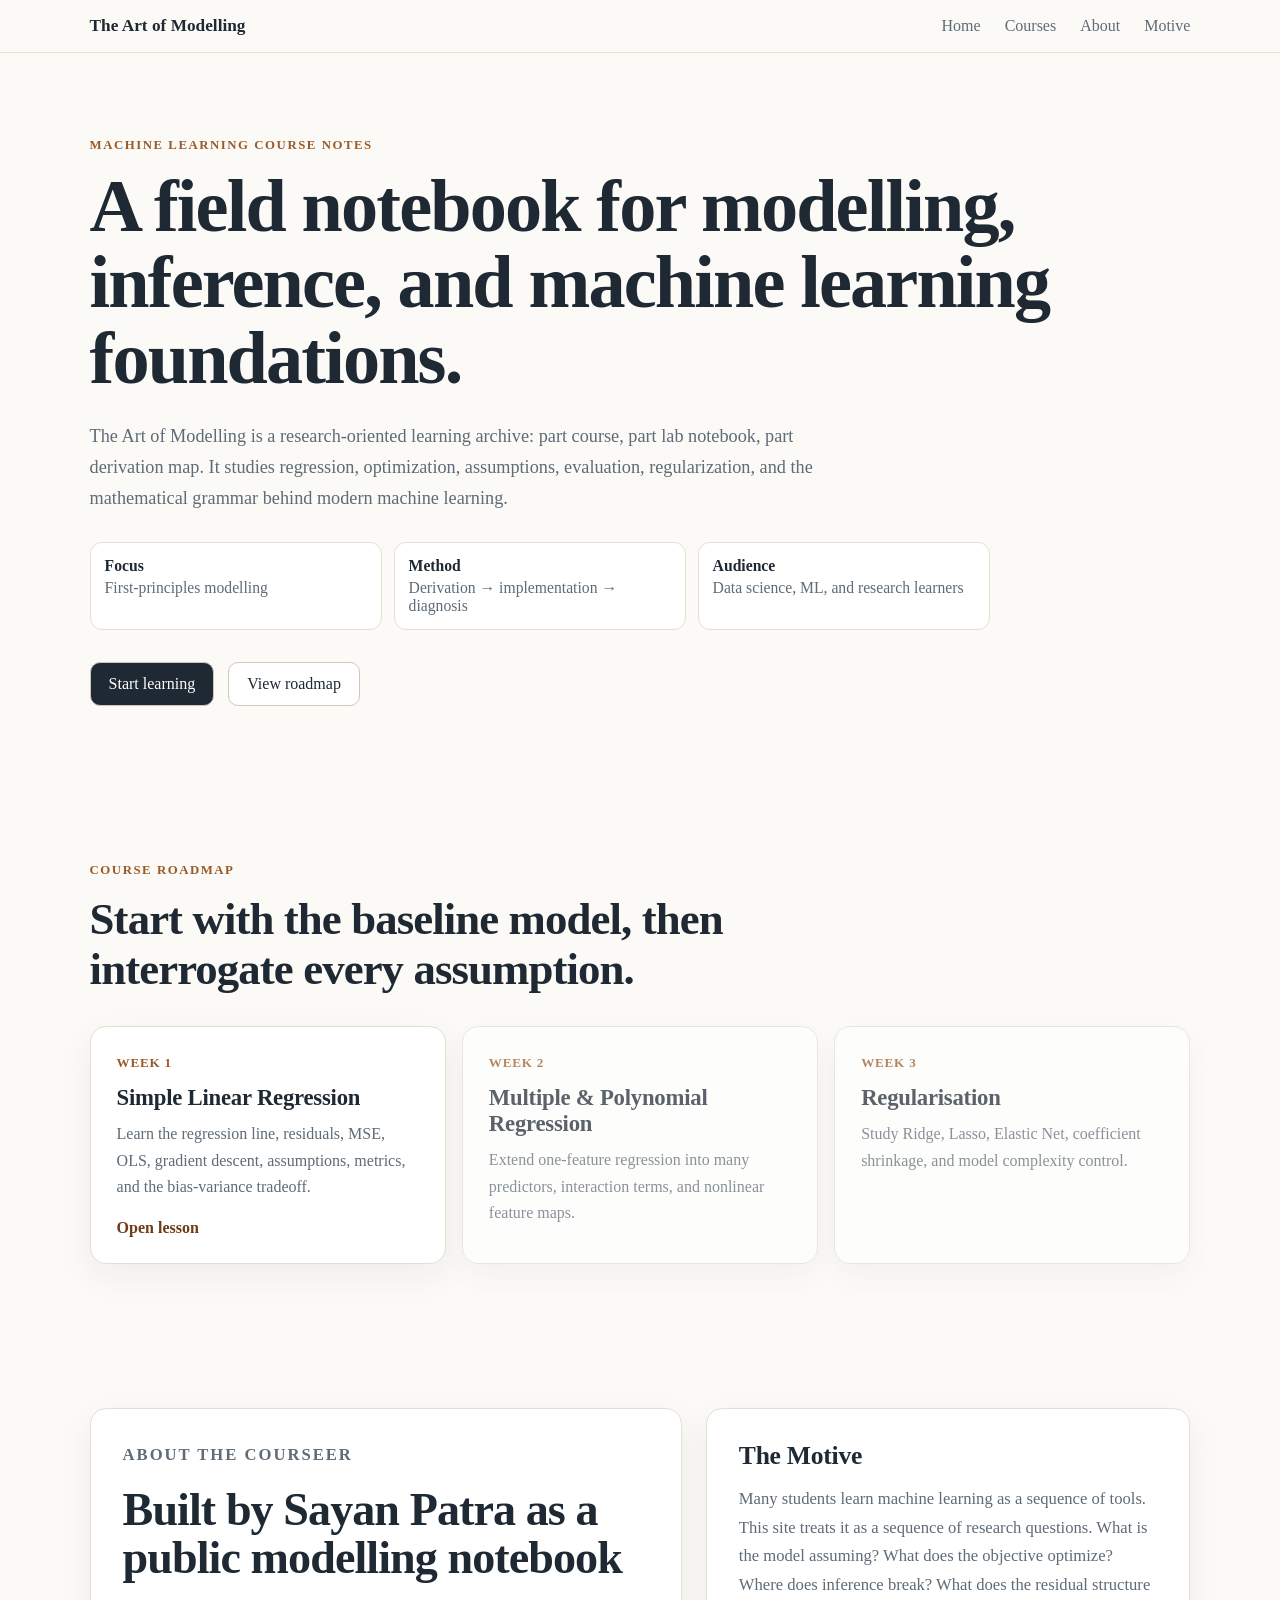
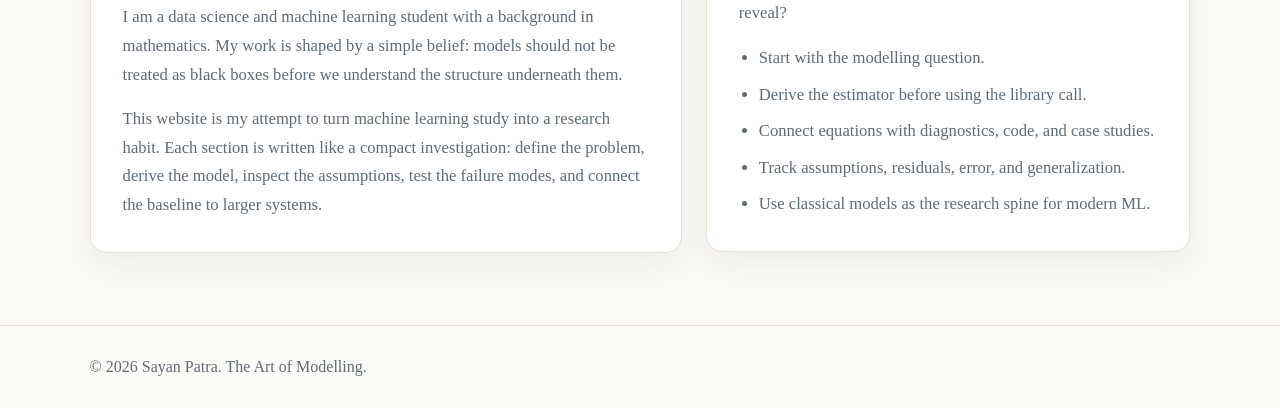
<file: index.html>
<!DOCTYPE html>
<html lang="en">
<head>
  <meta charset="UTF-8" />
  <meta name="viewport" content="width=device-width, initial-scale=1.0" />
  <meta name="description" content="The Art of Modelling is a course-style machine learning field notebook by Sayan Patra." />
  <title>The Art of Modelling</title>
  <link rel="stylesheet" href="assets/style.css" />
</head>
<body>
  <header class="site-header">
    <a class="logo" href="index.html">The Art of Modelling</a>
    <button class="menu-button" aria-label="Toggle navigation" aria-expanded="false">☰</button>
    <nav class="nav-links" aria-label="Main navigation">
      <a href="index.html">Home</a>
      <a href="courses.html">Courses</a>
      <a href="#about">About</a>
      <a href="#motive">Motive</a>
    </nav>
  </header>

  <main>
    <section class="hero">
      <div class="hero-content">
        <p class="eyebrow">Machine Learning Course Notes</p>
        <h1>A field notebook for modelling, inference, and machine learning foundations.</h1>
        <p class="hero-text">
          The Art of Modelling is a research-oriented learning archive: part course,
          part lab notebook, part derivation map. It studies regression, optimization,
          assumptions, evaluation, regularization, and the mathematical grammar behind
          modern machine learning.
        </p>
        <div class="research-strip">
          <div><strong>Focus</strong> First-principles modelling</div>
          <div><strong>Method</strong> Derivation → implementation → diagnosis</div>
          <div><strong>Audience</strong> Data science, ML, and research learners</div>
        </div>
        <div class="hero-actions">
          <a class="primary-btn" href="courses.html">Start learning</a>
          <a class="secondary-btn" href="#overview">View roadmap</a>
        </div>
      </div>
    </section>

    <section class="overview" id="overview">
      <div class="section-heading">
        <p class="eyebrow">Course Roadmap</p>
        <h2>Start with the baseline model, then interrogate every assumption.</h2>
      </div>

      <div class="feature-grid">
        <article class="feature-card">
          <span>Week 1</span>
          <h3>Simple Linear Regression</h3>
          <p>
            Learn the regression line, residuals, MSE, OLS, gradient descent,
            assumptions, metrics, and the bias-variance tradeoff.
          </p>
          <a href="lessons/simple-linear-regression.html">Open lesson</a>
        </article>

        <article class="feature-card muted-card">
          <span>Week 2</span>
          <h3>Multiple & Polynomial Regression</h3>
          <p>
            Extend one-feature regression into many predictors, interaction terms,
            and nonlinear feature maps.
          </p>
        </article>

        <article class="feature-card muted-card">
          <span>Week 3</span>
          <h3>Regularisation</h3>
          <p>
            Study Ridge, Lasso, Elastic Net, coefficient shrinkage, and model
            complexity control.
          </p>
        </article>
      </div>
    </section>

    <section class="about-site" id="about">
      <div class="about-grid">
        <div class="about-text">
          <p class="eyebrow">About the Courseer</p>
          <h2>Built by Sayan Patra as a public modelling notebook</h2>
          <p>
            I am a data science and machine learning student with a background in mathematics.
            My work is shaped by a simple belief: models should not be treated as black boxes
            before we understand the structure underneath them.
          </p>
          <p>
            This website is my attempt to turn machine learning study into a research habit.
            Each section is written like a compact investigation: define the problem, derive the
            model, inspect the assumptions, test the failure modes, and connect the baseline to
            larger systems.
          </p>
        </div>

        <div class="about-card" id="motive">
          <h3>The Motive</h3>
          <p>
            Many students learn machine learning as a sequence of tools. This site treats it
            as a sequence of research questions. What is the model assuming? What does the
            objective optimize? Where does inference break? What does the residual structure reveal?
          </p>
          <ul>
            <li>Start with the modelling question.</li>
            <li>Derive the estimator before using the library call.</li>
            <li>Connect equations with diagnostics, code, and case studies.</li>
            <li>Track assumptions, residuals, error, and generalization.</li>
            <li>Use classical models as the research spine for modern ML.</li>
          </ul>
        </div>
      </div>
    </section>
  </main>

  <footer class="site-footer">
    <p>© 2026 Sayan Patra. The Art of Modelling.</p>
  </footer>

  <script src="assets/script.js"></script>
</body>
</html>
</file>
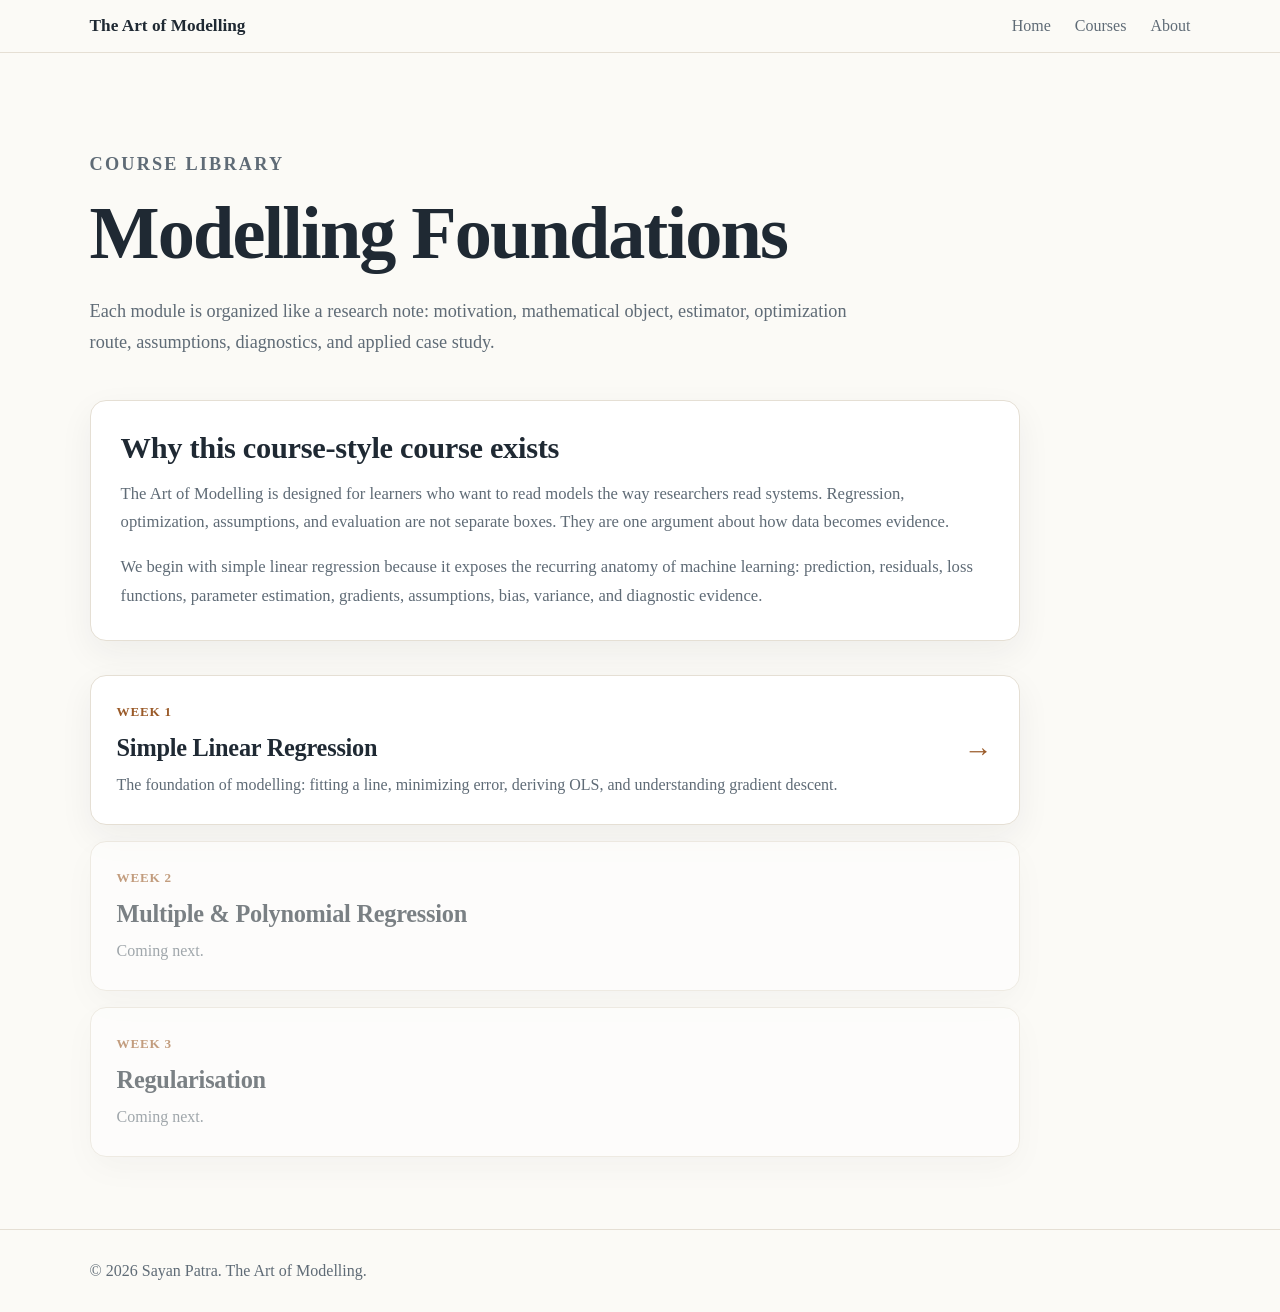
<file: courses.html>
<!DOCTYPE html>
<html lang="en">
<head>
  <meta charset="UTF-8" />
  <meta name="viewport" content="width=device-width, initial-scale=1.0" />
  <meta name="description" content="Course-style module library for The Art of Modelling." />
  <title>Courses | The Art of Modelling</title>
  <link rel="stylesheet" href="assets/style.css" />
</head>
<body>
  <header class="site-header">
    <a class="logo" href="index.html">The Art of Modelling</a>
    <button class="menu-button" aria-label="Toggle navigation" aria-expanded="false">☰</button>
    <nav class="nav-links" aria-label="Main navigation">
      <a href="index.html">Home</a>
      <a href="courses.html">Courses</a>
      <a href="index.html#about">About</a>
    </nav>
  </header>

  <main class="page-shell">
    <section class="page-intro">
      <p class="eyebrow">Course Library</p>
      <h1>Modelling Foundations</h1>
      <p>
        Each module is organized like a research note: motivation, mathematical object,
        estimator, optimization route, assumptions, diagnostics, and applied case study.
      </p>
    </section>

    <section class="course-motive">
      <h2>Why this course-style course exists</h2>
      <p>
        The Art of Modelling is designed for learners who want to read models the way researchers read systems. Regression, optimization, assumptions, and evaluation are not separate boxes. They are one argument about how data becomes evidence.
      </p>
      <p>
        We begin with simple linear regression because it exposes the recurring anatomy of machine learning: prediction, residuals, loss functions, parameter estimation, gradients, assumptions, bias, variance, and diagnostic evidence.
      </p>
    </section>

    <section class="course-list" aria-label="Course modules">
      <a class="course-module" href="lessons/simple-linear-regression.html">
        <div>
          <span class="module-label">Week 1</span>
          <h2>Simple Linear Regression</h2>
          <p>
            The foundation of modelling: fitting a line, minimizing error,
            deriving OLS, and understanding gradient descent.
          </p>
        </div>
        <span class="module-arrow" aria-hidden="true">→</span>
      </a>

      <div class="course-module disabled">
        <div>
          <span class="module-label">Week 2</span>
          <h2>Multiple & Polynomial Regression</h2>
          <p>Coming next.</p>
        </div>
      </div>

      <div class="course-module disabled">
        <div>
          <span class="module-label">Week 3</span>
          <h2>Regularisation</h2>
          <p>Coming next.</p>
        </div>
      </div>
    </section>
  </main>

  <footer class="site-footer">
    <p>© 2026 Sayan Patra. The Art of Modelling.</p>
  </footer>

  <script src="assets/script.js"></script>
</body>
</html>
</file>
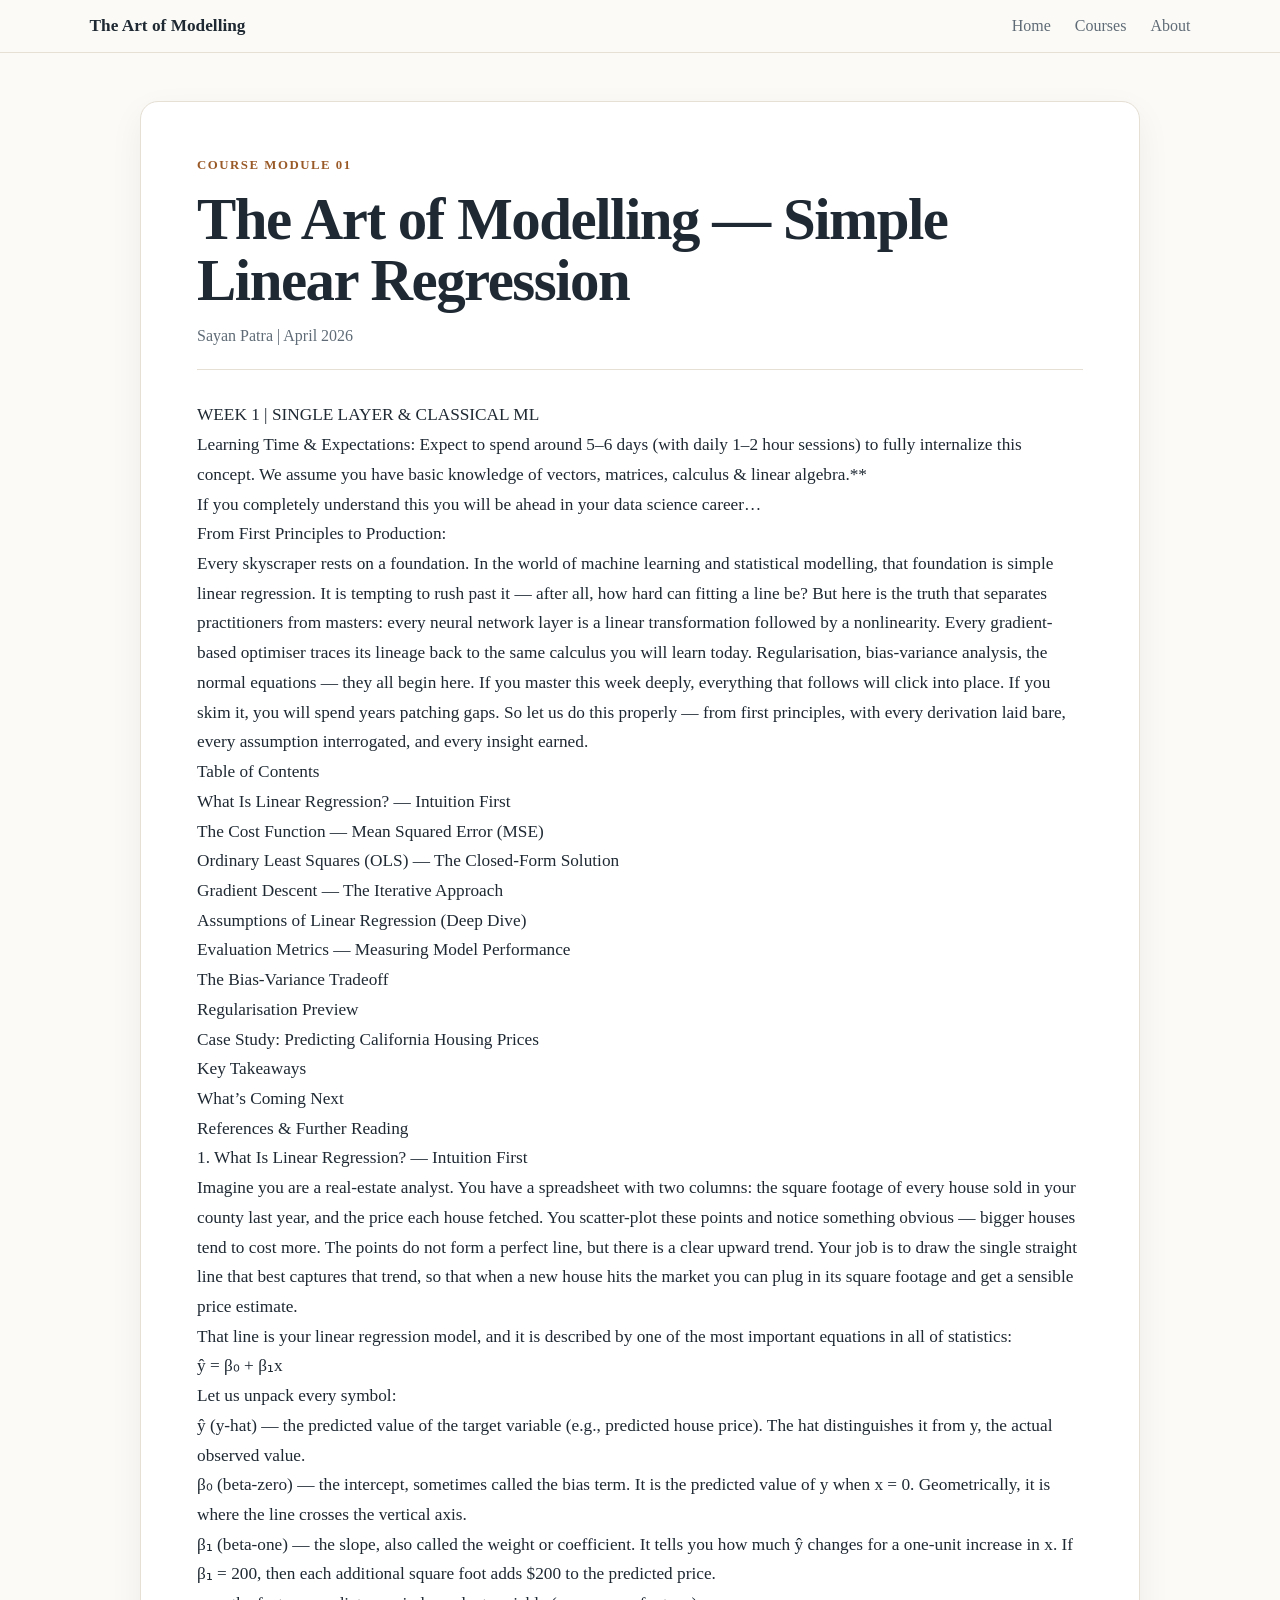
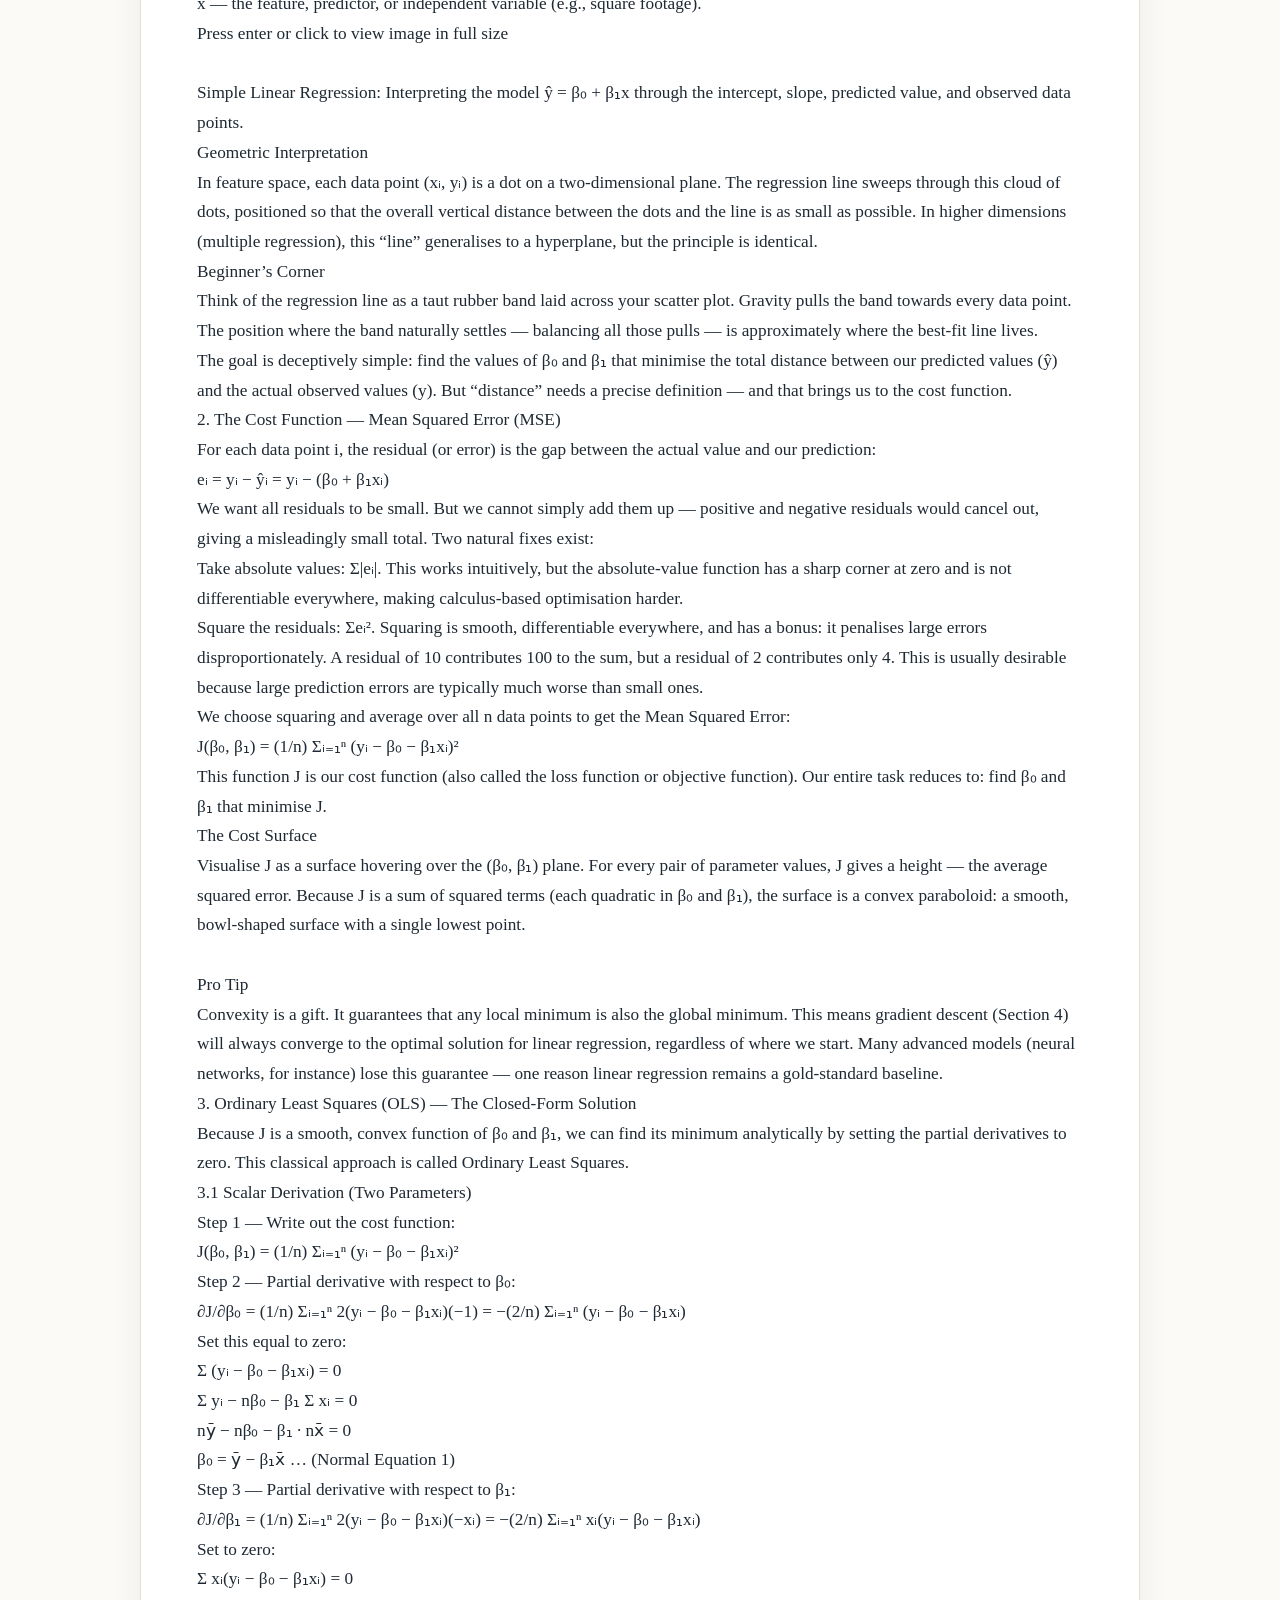
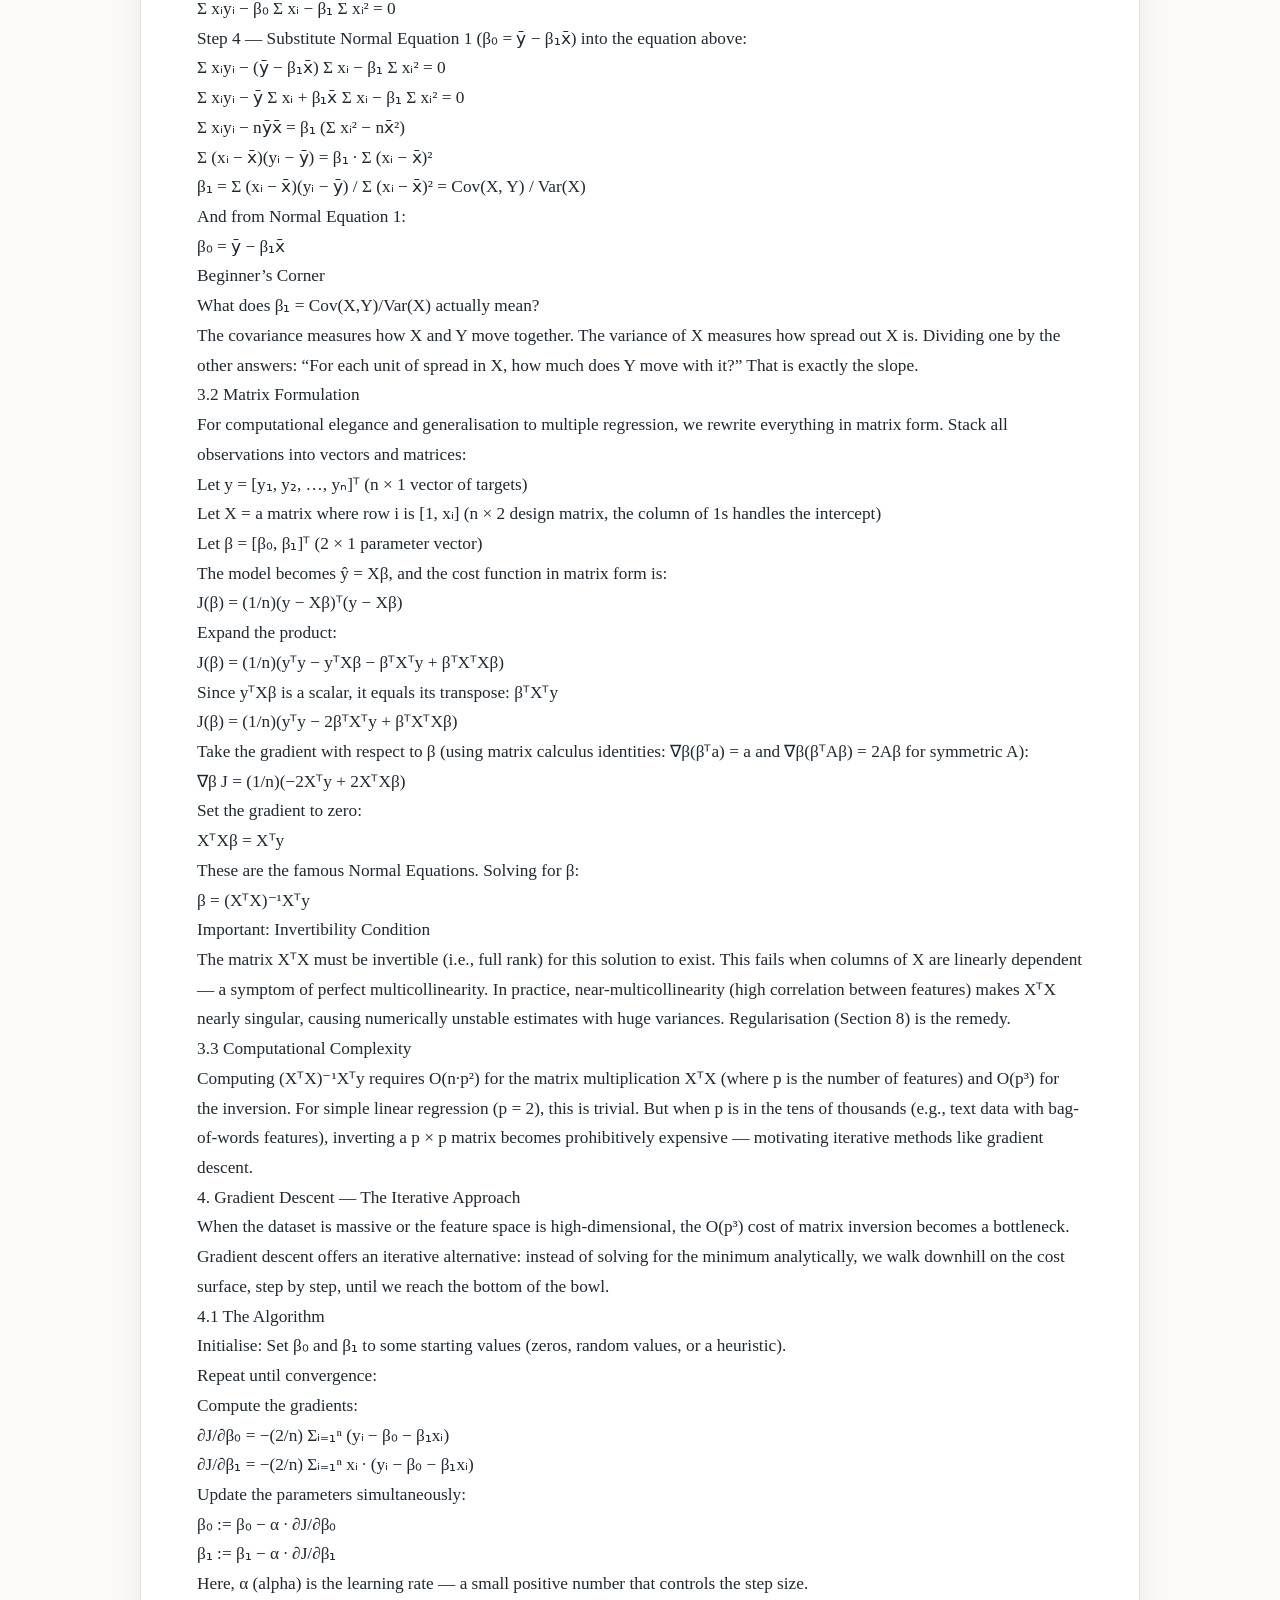
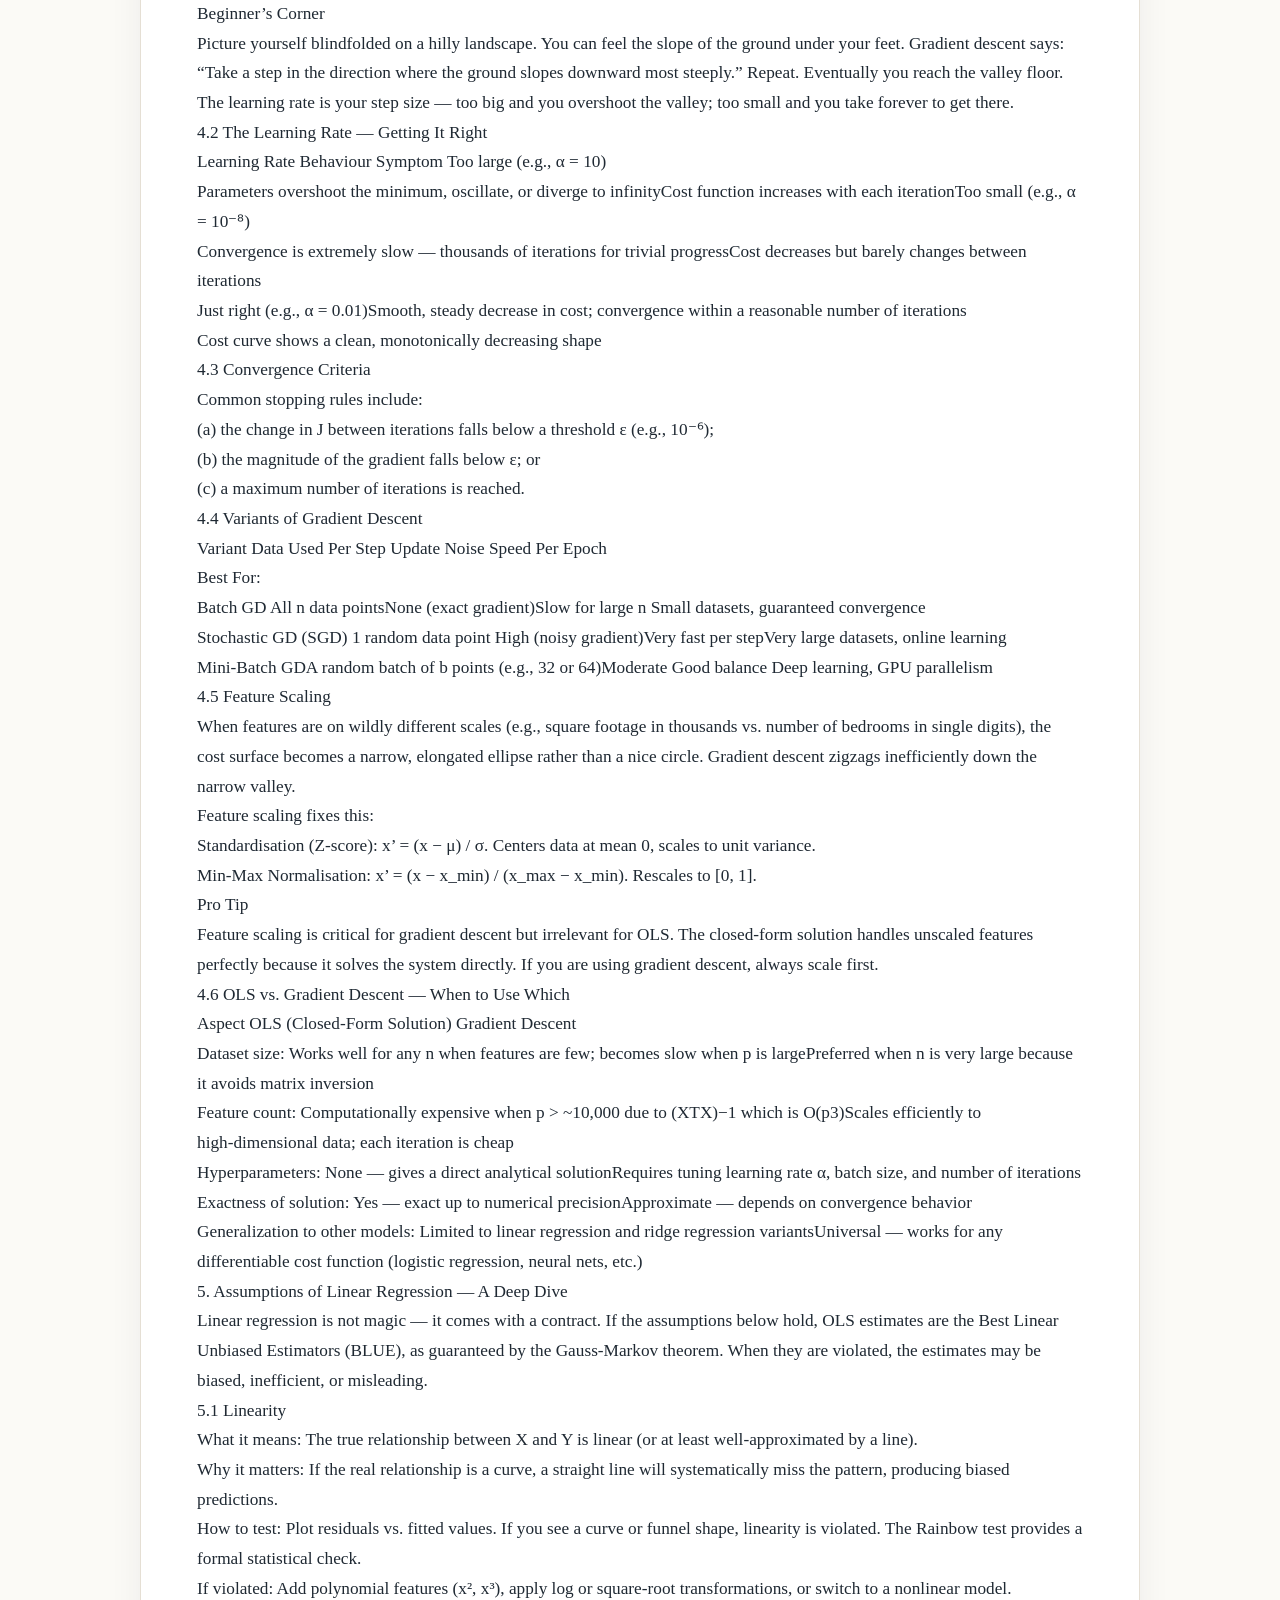
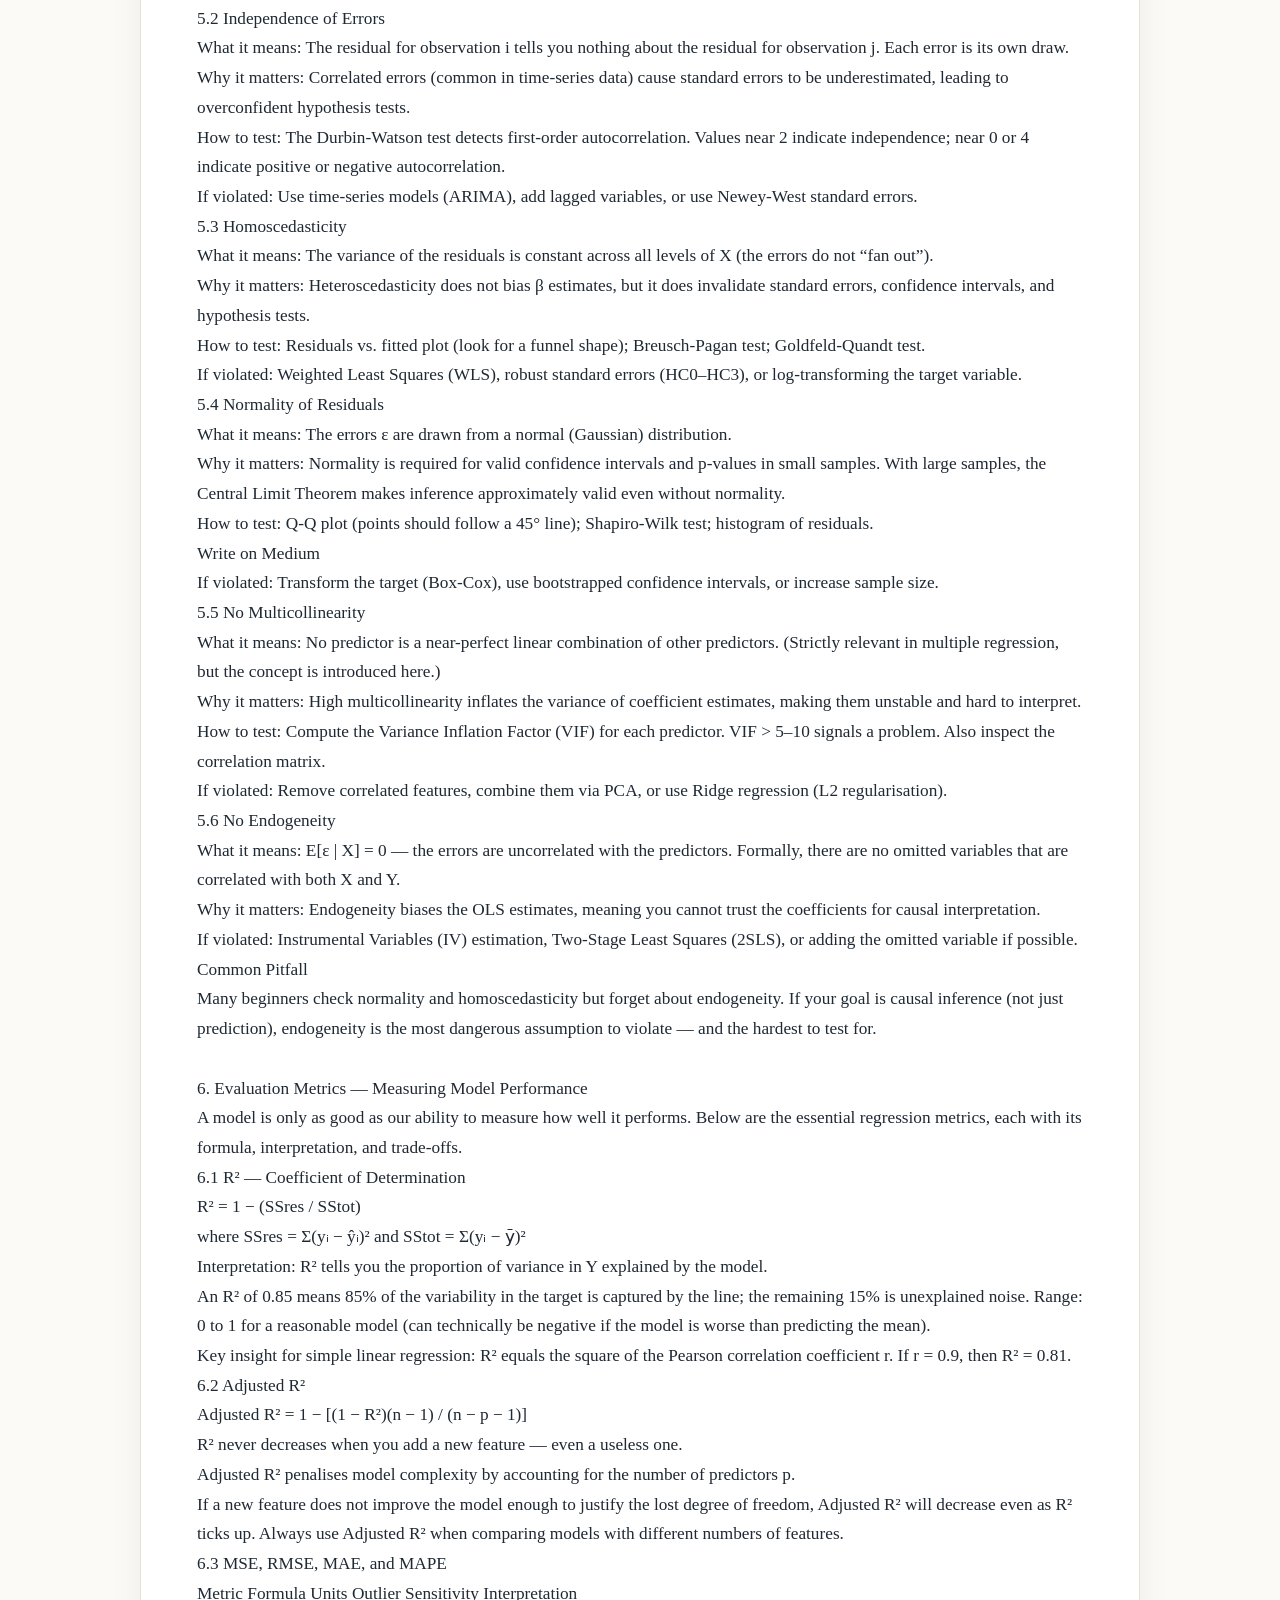
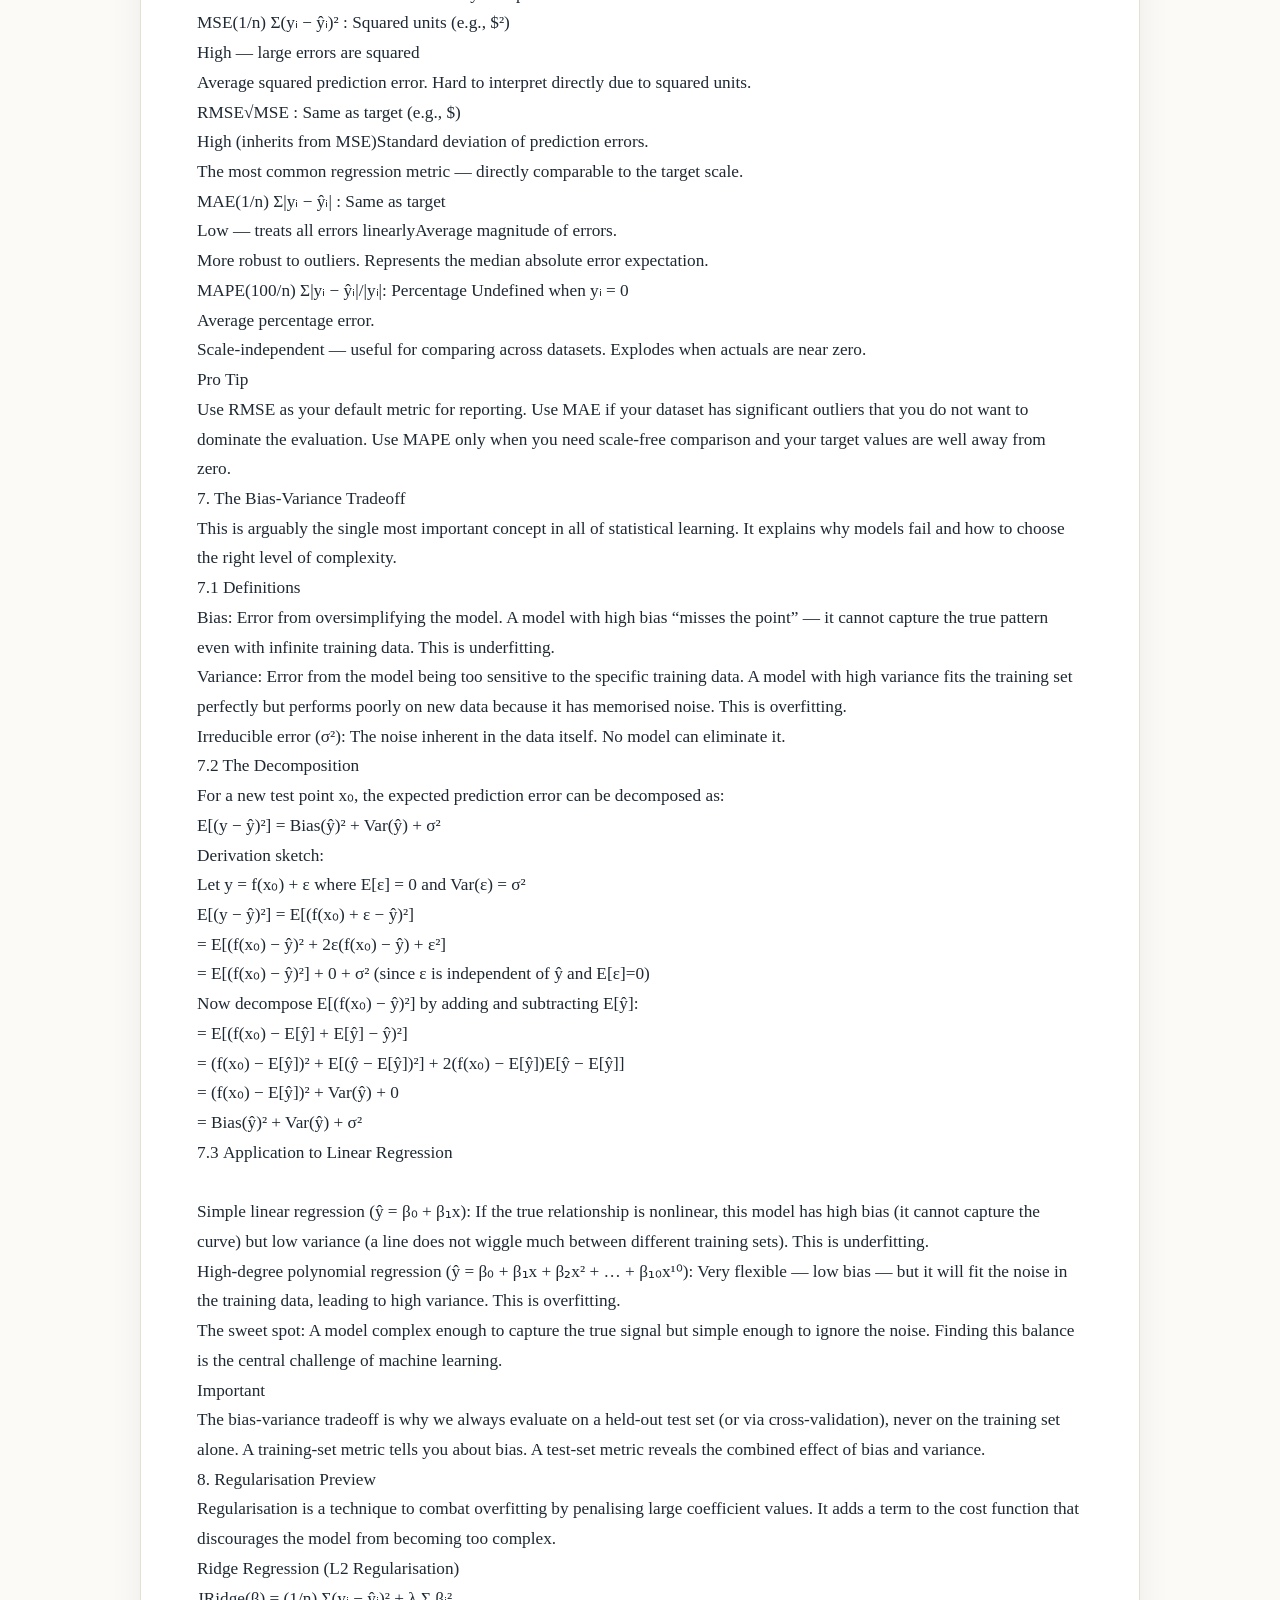
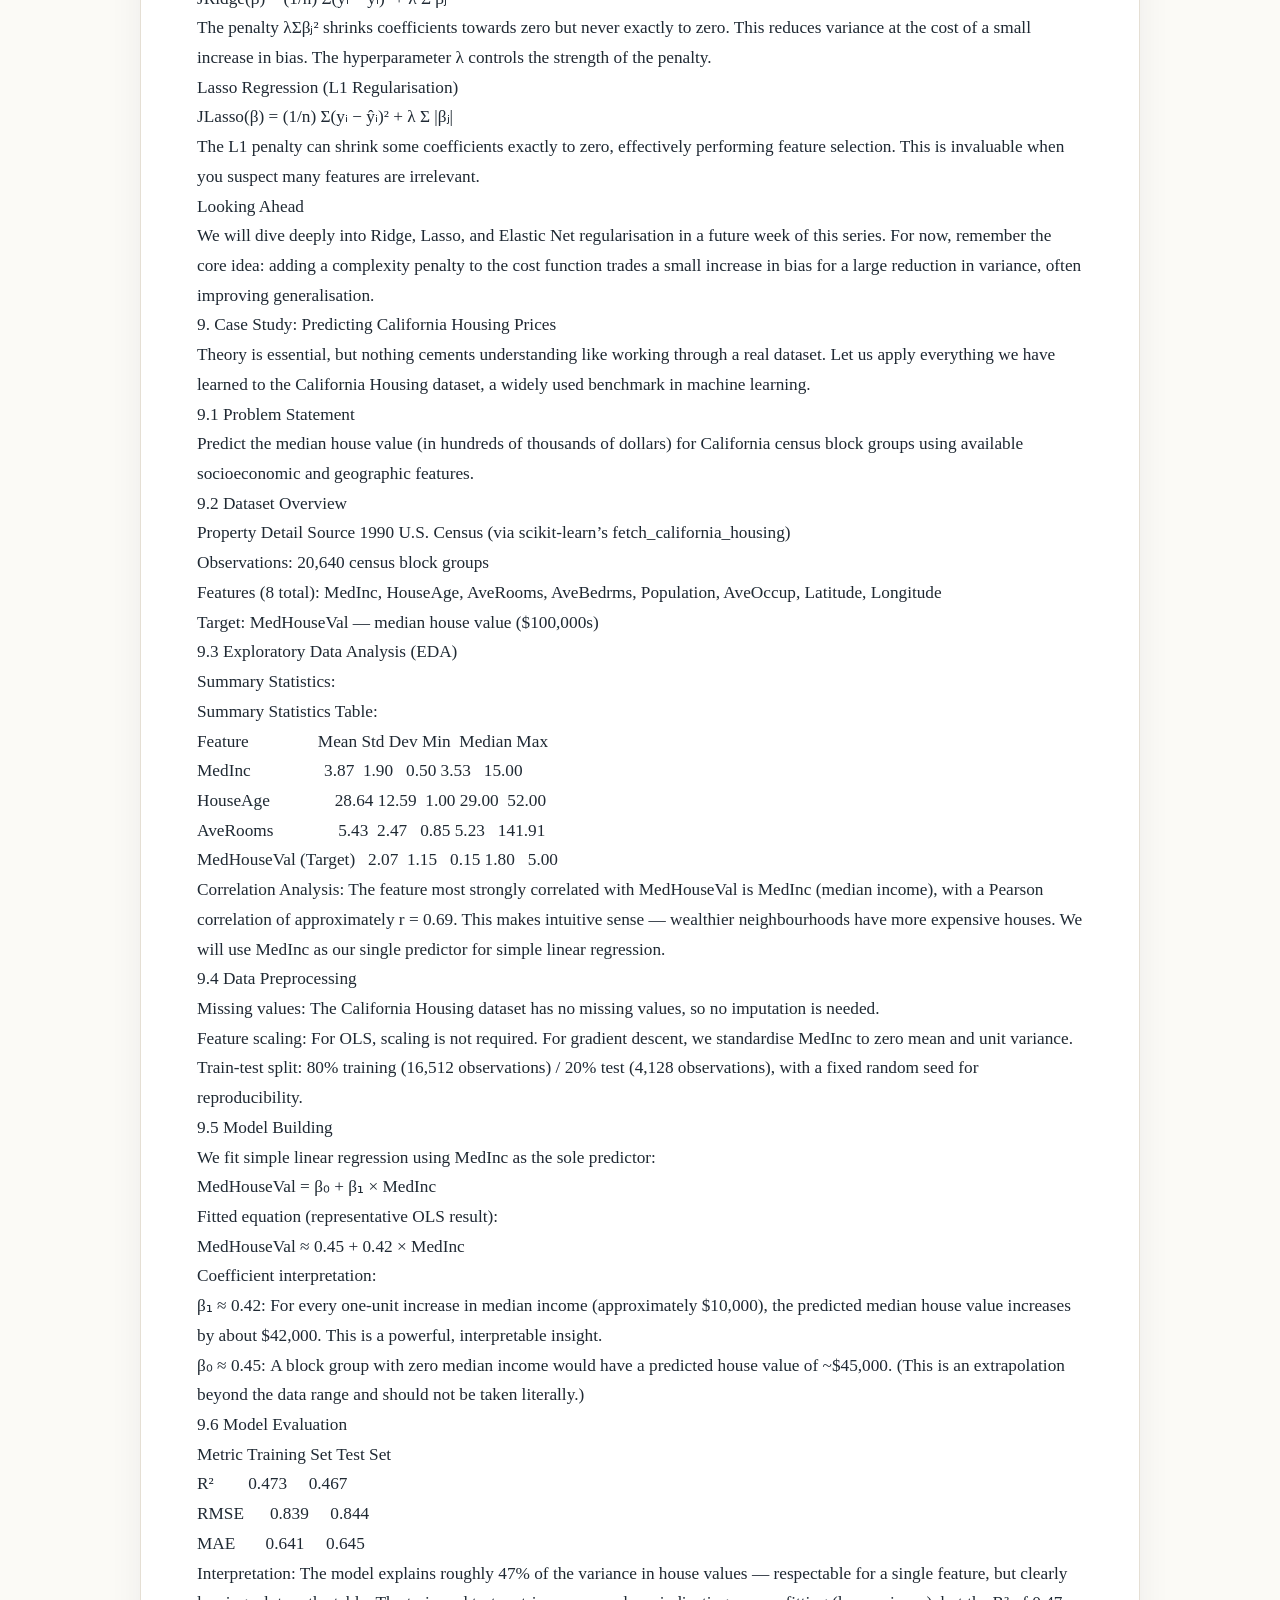
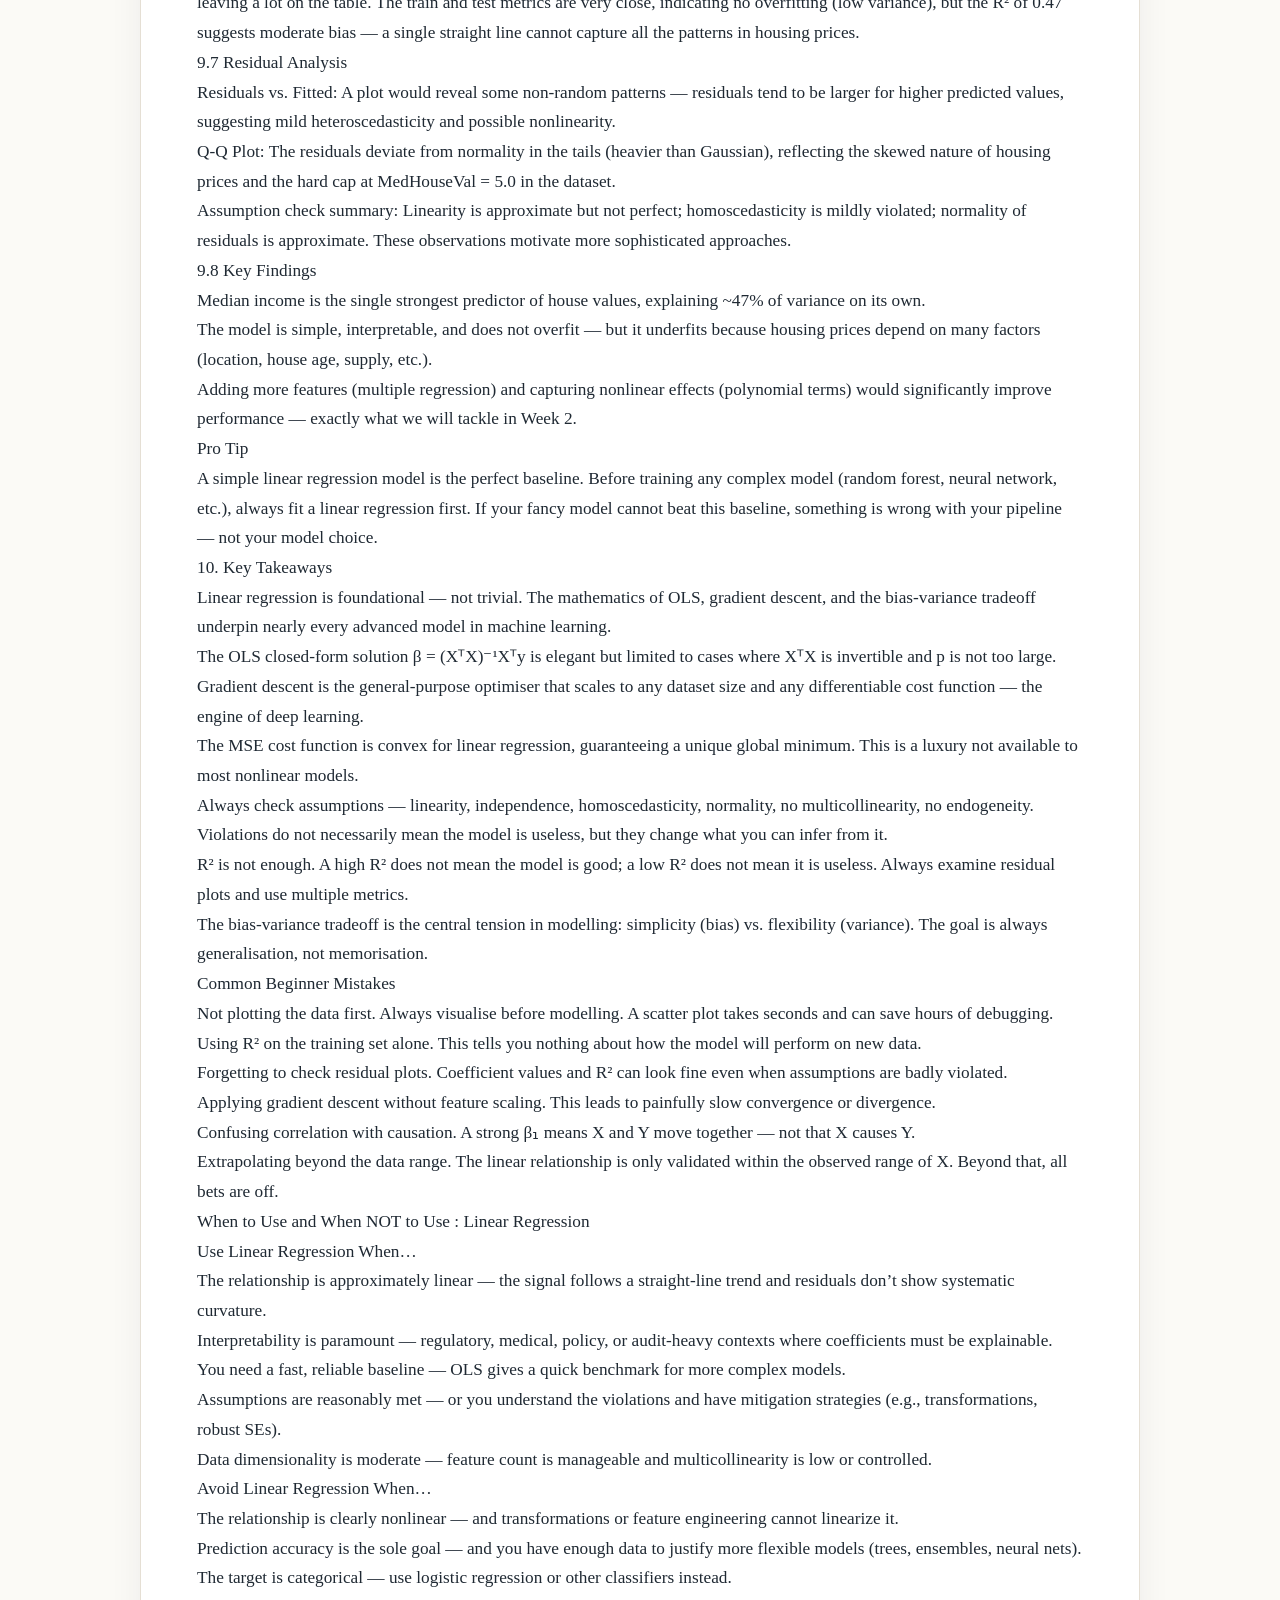
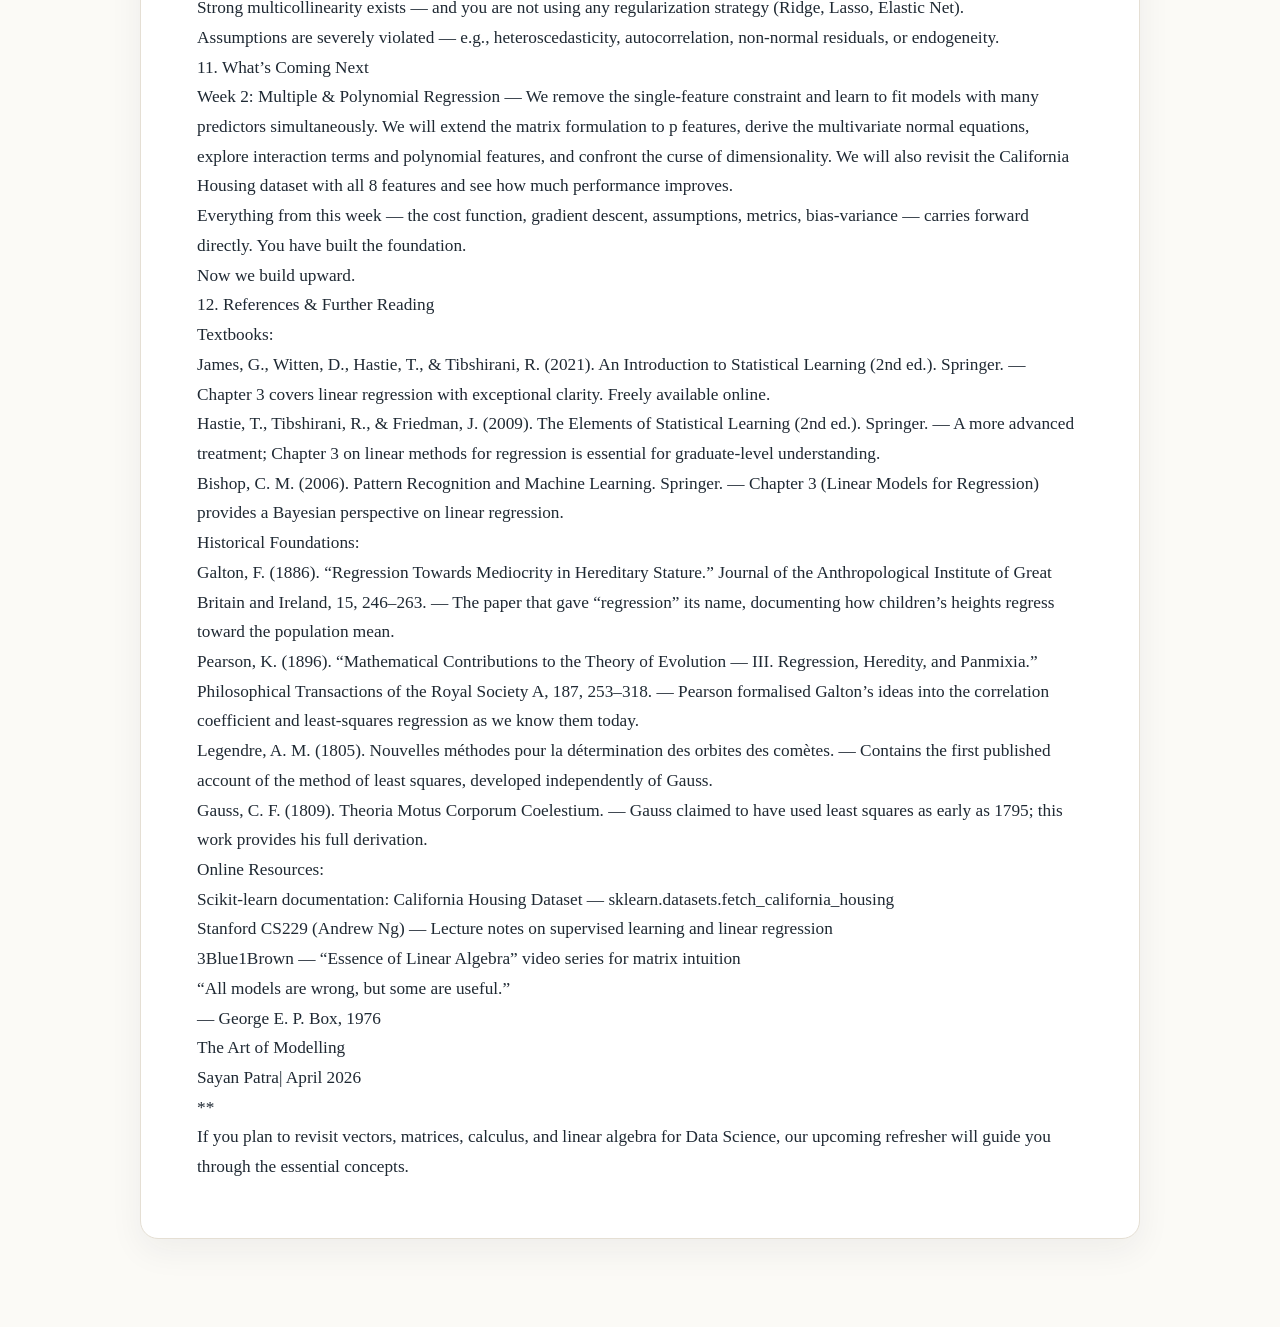
<file: lessons/simple-linear-regression.html>
<!DOCTYPE html>
<html lang="en">
<head>
  <meta charset="UTF-8" />
  <meta name="viewport" content="width=device-width, initial-scale=1.0" />
  <title>Simple Linear Regression | The Art of Modelling</title>
  <link rel="stylesheet" href="../assets/style.css" />
</head>
<body>
  <div class="reading-progress" aria-hidden="true"></div>

  <header class="site-header">
    <a class="logo" href="../index.html">The Art of Modelling</a>
    <button class="menu-toggle" type="button" aria-label="Toggle navigation">Menu</button>
    <nav class="nav-links" aria-label="Main navigation">
      <a href="../index.html">Home</a>
      <a href="../courses.html">Courses</a>
      <a href="../index.html#about">About</a>
    </nav>
  </header>

  <main class="exact-lesson-shell">
    <article class="exact-paper">
      <header class="exact-paper-header">
        <p class="eyebrow">Course Module 01</p>
        <h1>The Art of Modelling — Simple Linear Regression</h1>
        <p class="paper-meta">Sayan Patra | April 2026</p>
      </header>

      <pre class="exact-article-text">WEEK 1 | SINGLE LAYER &amp; CLASSICAL ML
Learning Time &amp; Expectations: Expect to spend around 5–6 days (with daily 1–2 hour sessions) to fully internalize this concept. We assume you have basic knowledge of vectors, matrices, calculus &amp; linear algebra.**
If you completely understand this you will be ahead in your data science career…
From First Principles to Production:
Every skyscraper rests on a foundation. In the world of machine learning and statistical modelling, that foundation is simple linear regression. It is tempting to rush past it — after all, how hard can fitting a line be? But here is the truth that separates practitioners from masters: every neural network layer is a linear transformation followed by a nonlinearity. Every gradient-based optimiser traces its lineage back to the same calculus you will learn today. Regularisation, bias-variance analysis, the normal equations — they all begin here. If you master this week deeply, everything that follows will click into place. If you skim it, you will spend years patching gaps. So let us do this properly — from first principles, with every derivation laid bare, every assumption interrogated, and every insight earned.
Table of Contents
What Is Linear Regression? — Intuition First
The Cost Function — Mean Squared Error (MSE)
Ordinary Least Squares (OLS) — The Closed-Form Solution
Gradient Descent — The Iterative Approach
Assumptions of Linear Regression (Deep Dive)
Evaluation Metrics — Measuring Model Performance
The Bias-Variance Tradeoff
Regularisation Preview
Case Study: Predicting California Housing Prices
Key Takeaways
What’s Coming Next
References &amp; Further Reading
1. What Is Linear Regression? — Intuition First
Imagine you are a real-estate analyst. You have a spreadsheet with two columns: the square footage of every house sold in your county last year, and the price each house fetched. You scatter-plot these points and notice something obvious — bigger houses tend to cost more. The points do not form a perfect line, but there is a clear upward trend. Your job is to draw the single straight line that best captures that trend, so that when a new house hits the market you can plug in its square footage and get a sensible price estimate.
That line is your linear regression model, and it is described by one of the most important equations in all of statistics:
ŷ = β₀ + β₁x
Let us unpack every symbol:
ŷ (y-hat) — the predicted value of the target variable (e.g., predicted house price). The hat distinguishes it from y, the actual observed value.
β₀ (beta-zero) — the intercept, sometimes called the bias term. It is the predicted value of y when x = 0. Geometrically, it is where the line crosses the vertical axis.
β₁ (beta-one) — the slope, also called the weight or coefficient. It tells you how much ŷ changes for a one-unit increase in x. If β₁ = 200, then each additional square foot adds $200 to the predicted price.
x — the feature, predictor, or independent variable (e.g., square footage).
Press enter or click to view image in full size

Simple Linear Regression: Interpreting the model ŷ = β₀ + β₁x through the intercept, slope, predicted value, and observed data points.
Geometric Interpretation
In feature space, each data point (xᵢ, yᵢ) is a dot on a two-dimensional plane. The regression line sweeps through this cloud of dots, positioned so that the overall vertical distance between the dots and the line is as small as possible. In higher dimensions (multiple regression), this “line” generalises to a hyperplane, but the principle is identical.
Beginner’s Corner
Think of the regression line as a taut rubber band laid across your scatter plot. Gravity pulls the band towards every data point. The position where the band naturally settles — balancing all those pulls — is approximately where the best-fit line lives.
The goal is deceptively simple: find the values of β₀ and β₁ that minimise the total distance between our predicted values (ŷ) and the actual observed values (y). But “distance” needs a precise definition — and that brings us to the cost function.
2. The Cost Function — Mean Squared Error (MSE)
For each data point i, the residual (or error) is the gap between the actual value and our prediction:
eᵢ = yᵢ − ŷᵢ = yᵢ − (β₀ + β₁xᵢ)
We want all residuals to be small. But we cannot simply add them up — positive and negative residuals would cancel out, giving a misleadingly small total. Two natural fixes exist:
Take absolute values: Σ|eᵢ|. This works intuitively, but the absolute-value function has a sharp corner at zero and is not differentiable everywhere, making calculus-based optimisation harder.
Square the residuals: Σeᵢ². Squaring is smooth, differentiable everywhere, and has a bonus: it penalises large errors disproportionately. A residual of 10 contributes 100 to the sum, but a residual of 2 contributes only 4. This is usually desirable because large prediction errors are typically much worse than small ones.
We choose squaring and average over all n data points to get the Mean Squared Error:
J(β₀, β₁) = (1/n) Σᵢ₌₁ⁿ (yᵢ − β₀ − β₁xᵢ)²
This function J is our cost function (also called the loss function or objective function). Our entire task reduces to: find β₀ and β₁ that minimise J.
The Cost Surface
Visualise J as a surface hovering over the (β₀, β₁) plane. For every pair of parameter values, J gives a height — the average squared error. Because J is a sum of squared terms (each quadratic in β₀ and β₁), the surface is a convex paraboloid: a smooth, bowl-shaped surface with a single lowest point.

Pro Tip
Convexity is a gift. It guarantees that any local minimum is also the global minimum. This means gradient descent (Section 4) will always converge to the optimal solution for linear regression, regardless of where we start. Many advanced models (neural networks, for instance) lose this guarantee — one reason linear regression remains a gold-standard baseline.
3. Ordinary Least Squares (OLS) — The Closed-Form Solution
Because J is a smooth, convex function of β₀ and β₁, we can find its minimum analytically by setting the partial derivatives to zero. This classical approach is called Ordinary Least Squares.
3.1 Scalar Derivation (Two Parameters)
Step 1 — Write out the cost function:
J(β₀, β₁) = (1/n) Σᵢ₌₁ⁿ (yᵢ − β₀ − β₁xᵢ)²
Step 2 — Partial derivative with respect to β₀:
∂J/∂β₀ = (1/n) Σᵢ₌₁ⁿ 2(yᵢ − β₀ − β₁xᵢ)(−1) = −(2/n) Σᵢ₌₁ⁿ (yᵢ − β₀ − β₁xᵢ)
Set this equal to zero:
Σ (yᵢ − β₀ − β₁xᵢ) = 0
Σ yᵢ − nβ₀ − β₁ Σ xᵢ = 0
nȳ − nβ₀ − β₁ · nx̄ = 0
β₀ = ȳ − β₁x̄ … (Normal Equation 1)
Step 3 — Partial derivative with respect to β₁:
∂J/∂β₁ = (1/n) Σᵢ₌₁ⁿ 2(yᵢ − β₀ − β₁xᵢ)(−xᵢ) = −(2/n) Σᵢ₌₁ⁿ xᵢ(yᵢ − β₀ − β₁xᵢ)
Set to zero:
Σ xᵢ(yᵢ − β₀ − β₁xᵢ) = 0
Σ xᵢyᵢ − β₀ Σ xᵢ − β₁ Σ xᵢ² = 0
Step 4 — Substitute Normal Equation 1 (β₀ = ȳ − β₁x̄) into the equation above:
Σ xᵢyᵢ − (ȳ − β₁x̄) Σ xᵢ − β₁ Σ xᵢ² = 0
Σ xᵢyᵢ − ȳ Σ xᵢ + β₁x̄ Σ xᵢ − β₁ Σ xᵢ² = 0
Σ xᵢyᵢ − nȳx̄ = β₁ (Σ xᵢ² − nx̄²)
Σ (xᵢ − x̄)(yᵢ − ȳ) = β₁ · Σ (xᵢ − x̄)²
β₁ = Σ (xᵢ − x̄)(yᵢ − ȳ) / Σ (xᵢ − x̄)² = Cov(X, Y) / Var(X)
And from Normal Equation 1:
β₀ = ȳ − β₁x̄
Beginner’s Corner
What does β₁ = Cov(X,Y)/Var(X) actually mean?
The covariance measures how X and Y move together. The variance of X measures how spread out X is. Dividing one by the other answers: “For each unit of spread in X, how much does Y move with it?” That is exactly the slope.
3.2 Matrix Formulation
For computational elegance and generalisation to multiple regression, we rewrite everything in matrix form. Stack all observations into vectors and matrices:
Let y = [y₁, y₂, …, yₙ]ᵀ (n × 1 vector of targets)
Let X = a matrix where row i is [1, xᵢ] (n × 2 design matrix, the column of 1s handles the intercept)
Let β = [β₀, β₁]ᵀ (2 × 1 parameter vector)
The model becomes ŷ = Xβ, and the cost function in matrix form is:
J(β) = (1/n)(y − Xβ)ᵀ(y − Xβ)
Expand the product:
J(β) = (1/n)(yᵀy − yᵀXβ − βᵀXᵀy + βᵀXᵀXβ)
Since yᵀXβ is a scalar, it equals its transpose: βᵀXᵀy
J(β) = (1/n)(yᵀy − 2βᵀXᵀy + βᵀXᵀXβ)
Take the gradient with respect to β (using matrix calculus identities: ∇β(βᵀa) = a and ∇β(βᵀAβ) = 2Aβ for symmetric A):
∇β J = (1/n)(−2Xᵀy + 2XᵀXβ)
Set the gradient to zero:
XᵀXβ = Xᵀy
These are the famous Normal Equations. Solving for β:
β = (XᵀX)⁻¹Xᵀy
Important: Invertibility Condition
The matrix XᵀX must be invertible (i.e., full rank) for this solution to exist. This fails when columns of X are linearly dependent — a symptom of perfect multicollinearity. In practice, near-multicollinearity (high correlation between features) makes XᵀX nearly singular, causing numerically unstable estimates with huge variances. Regularisation (Section 8) is the remedy.
3.3 Computational Complexity
Computing (XᵀX)⁻¹Xᵀy requires O(n·p²) for the matrix multiplication XᵀX (where p is the number of features) and O(p³) for the inversion. For simple linear regression (p = 2), this is trivial. But when p is in the tens of thousands (e.g., text data with bag-of-words features), inverting a p × p matrix becomes prohibitively expensive — motivating iterative methods like gradient descent.
4. Gradient Descent — The Iterative Approach
When the dataset is massive or the feature space is high-dimensional, the O(p³) cost of matrix inversion becomes a bottleneck.
Gradient descent offers an iterative alternative: instead of solving for the minimum analytically, we walk downhill on the cost surface, step by step, until we reach the bottom of the bowl.
4.1 The Algorithm
Initialise: Set β₀ and β₁ to some starting values (zeros, random values, or a heuristic).
Repeat until convergence:
Compute the gradients:
∂J/∂β₀ = −(2/n) Σᵢ₌₁ⁿ (yᵢ − β₀ − β₁xᵢ)
∂J/∂β₁ = −(2/n) Σᵢ₌₁ⁿ xᵢ · (yᵢ − β₀ − β₁xᵢ)
Update the parameters simultaneously:
β₀ := β₀ − α · ∂J/∂β₀
β₁ := β₁ − α · ∂J/∂β₁
Here, α (alpha) is the learning rate — a small positive number that controls the step size.
Beginner’s Corner
Picture yourself blindfolded on a hilly landscape. You can feel the slope of the ground under your feet. Gradient descent says: “Take a step in the direction where the ground slopes downward most steeply.” Repeat. Eventually you reach the valley floor. The learning rate is your step size — too big and you overshoot the valley; too small and you take forever to get there.
4.2 The Learning Rate — Getting It Right
Learning Rate Behaviour Symptom Too large (e.g., α = 10)
Parameters overshoot the minimum, oscillate, or diverge to infinityCost function increases with each iterationToo small (e.g., α = 10⁻⁸)
Convergence is extremely slow — thousands of iterations for trivial progressCost decreases but barely changes between iterations
Just right (e.g., α = 0.01)Smooth, steady decrease in cost; convergence within a reasonable number of iterations
Cost curve shows a clean, monotonically decreasing shape
4.3 Convergence Criteria
Common stopping rules include:
(a) the change in J between iterations falls below a threshold ε (e.g., 10⁻⁶);
(b) the magnitude of the gradient falls below ε; or
(c) a maximum number of iterations is reached.
4.4 Variants of Gradient Descent
Variant Data Used Per Step Update Noise Speed Per Epoch
Best For:
Batch GD All n data pointsNone (exact gradient)Slow for large n Small datasets, guaranteed convergence
Stochastic GD (SGD) 1 random data point High (noisy gradient)Very fast per stepVery large datasets, online learning
Mini-Batch GDA random batch of b points (e.g., 32 or 64)Moderate Good balance Deep learning, GPU parallelism
4.5 Feature Scaling
When features are on wildly different scales (e.g., square footage in thousands vs. number of bedrooms in single digits), the cost surface becomes a narrow, elongated ellipse rather than a nice circle. Gradient descent zigzags inefficiently down the narrow valley.
Feature scaling fixes this:
Standardisation (Z-score): x’ = (x − μ) / σ. Centers data at mean 0, scales to unit variance.
Min-Max Normalisation: x’ = (x − x_min) / (x_max − x_min). Rescales to [0, 1].
Pro Tip
Feature scaling is critical for gradient descent but irrelevant for OLS. The closed-form solution handles unscaled features perfectly because it solves the system directly. If you are using gradient descent, always scale first.
4.6 OLS vs. Gradient Descent — When to Use Which
Aspect OLS (Closed‑Form Solution) Gradient Descent
Dataset size: Works well for any n when features are few; becomes slow when p is largePreferred when n is very large because it avoids matrix inversion
Feature count: Computationally expensive when p &gt; ~10,000 due to (XTX)−1 which is O(p3)Scales efficiently to high‑dimensional data; each iteration is cheap
Hyperparameters: None — gives a direct analytical solutionRequires tuning learning rate α, batch size, and number of iterations
Exactness of solution: Yes — exact up to numerical precisionApproximate — depends on convergence behavior
Generalization to other models: Limited to linear regression and ridge regression variantsUniversal — works for any differentiable cost function (logistic regression, neural nets, etc.)
5. Assumptions of Linear Regression — A Deep Dive
Linear regression is not magic — it comes with a contract. If the assumptions below hold, OLS estimates are the Best Linear Unbiased Estimators (BLUE), as guaranteed by the Gauss-Markov theorem. When they are violated, the estimates may be biased, inefficient, or misleading.
5.1 Linearity
What it means: The true relationship between X and Y is linear (or at least well-approximated by a line).
Why it matters: If the real relationship is a curve, a straight line will systematically miss the pattern, producing biased predictions.
How to test: Plot residuals vs. fitted values. If you see a curve or funnel shape, linearity is violated. The Rainbow test provides a formal statistical check.
If violated: Add polynomial features (x², x³), apply log or square-root transformations, or switch to a nonlinear model.
5.2 Independence of Errors
What it means: The residual for observation i tells you nothing about the residual for observation j. Each error is its own draw.
Why it matters: Correlated errors (common in time-series data) cause standard errors to be underestimated, leading to overconfident hypothesis tests.
How to test: The Durbin-Watson test detects first-order autocorrelation. Values near 2 indicate independence; near 0 or 4 indicate positive or negative autocorrelation.
If violated: Use time-series models (ARIMA), add lagged variables, or use Newey-West standard errors.
5.3 Homoscedasticity
What it means: The variance of the residuals is constant across all levels of X (the errors do not “fan out”).
Why it matters: Heteroscedasticity does not bias β estimates, but it does invalidate standard errors, confidence intervals, and hypothesis tests.
How to test: Residuals vs. fitted plot (look for a funnel shape); Breusch-Pagan test; Goldfeld-Quandt test.
If violated: Weighted Least Squares (WLS), robust standard errors (HC0–HC3), or log-transforming the target variable.
5.4 Normality of Residuals
What it means: The errors ε are drawn from a normal (Gaussian) distribution.
Why it matters: Normality is required for valid confidence intervals and p-values in small samples. With large samples, the Central Limit Theorem makes inference approximately valid even without normality.
How to test: Q-Q plot (points should follow a 45° line); Shapiro-Wilk test; histogram of residuals.
Write on Medium
If violated: Transform the target (Box-Cox), use bootstrapped confidence intervals, or increase sample size.
5.5 No Multicollinearity
What it means: No predictor is a near-perfect linear combination of other predictors. (Strictly relevant in multiple regression, but the concept is introduced here.)
Why it matters: High multicollinearity inflates the variance of coefficient estimates, making them unstable and hard to interpret.
How to test: Compute the Variance Inflation Factor (VIF) for each predictor. VIF &gt; 5–10 signals a problem. Also inspect the correlation matrix.
If violated: Remove correlated features, combine them via PCA, or use Ridge regression (L2 regularisation).
5.6 No Endogeneity
What it means: E[ε | X] = 0 — the errors are uncorrelated with the predictors. Formally, there are no omitted variables that are correlated with both X and Y.
Why it matters: Endogeneity biases the OLS estimates, meaning you cannot trust the coefficients for causal interpretation.
If violated: Instrumental Variables (IV) estimation, Two-Stage Least Squares (2SLS), or adding the omitted variable if possible.
Common Pitfall
Many beginners check normality and homoscedasticity but forget about endogeneity. If your goal is causal inference (not just prediction), endogeneity is the most dangerous assumption to violate — and the hardest to test for.

6. Evaluation Metrics — Measuring Model Performance
A model is only as good as our ability to measure how well it performs. Below are the essential regression metrics, each with its formula, interpretation, and trade-offs.
6.1 R² — Coefficient of Determination
R² = 1 − (SSres / SStot)
where SSres = Σ(yᵢ − ŷᵢ)² and SStot = Σ(yᵢ − ȳ)²
Interpretation: R² tells you the proportion of variance in Y explained by the model.
An R² of 0.85 means 85% of the variability in the target is captured by the line; the remaining 15% is unexplained noise. Range: 0 to 1 for a reasonable model (can technically be negative if the model is worse than predicting the mean).
Key insight for simple linear regression: R² equals the square of the Pearson correlation coefficient r. If r = 0.9, then R² = 0.81.
6.2 Adjusted R²
Adjusted R² = 1 − [(1 − R²)(n − 1) / (n − p − 1)]
R² never decreases when you add a new feature — even a useless one.
Adjusted R² penalises model complexity by accounting for the number of predictors p.
If a new feature does not improve the model enough to justify the lost degree of freedom, Adjusted R² will decrease even as R² ticks up. Always use Adjusted R² when comparing models with different numbers of features.
6.3 MSE, RMSE, MAE, and MAPE
Metric Formula Units Outlier Sensitivity Interpretation
MSE(1/n) Σ(yᵢ − ŷᵢ)² : Squared units (e.g., $²)
High — large errors are squared
Average squared prediction error. Hard to interpret directly due to squared units.
RMSE√MSE : Same as target (e.g., $)
High (inherits from MSE)Standard deviation of prediction errors.
The most common regression metric — directly comparable to the target scale.
MAE(1/n) Σ|yᵢ − ŷᵢ| : Same as target
Low — treats all errors linearlyAverage magnitude of errors.
More robust to outliers. Represents the median absolute error expectation.
MAPE(100/n) Σ|yᵢ − ŷᵢ|/|yᵢ|: Percentage Undefined when yᵢ = 0
Average percentage error.
Scale-independent — useful for comparing across datasets. Explodes when actuals are near zero.
Pro Tip
Use RMSE as your default metric for reporting. Use MAE if your dataset has significant outliers that you do not want to dominate the evaluation. Use MAPE only when you need scale-free comparison and your target values are well away from zero.
7. The Bias-Variance Tradeoff
This is arguably the single most important concept in all of statistical learning. It explains why models fail and how to choose the right level of complexity.
7.1 Definitions
Bias: Error from oversimplifying the model. A model with high bias “misses the point” — it cannot capture the true pattern even with infinite training data. This is underfitting.
Variance: Error from the model being too sensitive to the specific training data. A model with high variance fits the training set perfectly but performs poorly on new data because it has memorised noise. This is overfitting.
Irreducible error (σ²): The noise inherent in the data itself. No model can eliminate it.
7.2 The Decomposition
For a new test point x₀, the expected prediction error can be decomposed as:
E[(y − ŷ)²] = Bias(ŷ)² + Var(ŷ) + σ²
Derivation sketch:
Let y = f(x₀) + ε where E[ε] = 0 and Var(ε) = σ²
E[(y − ŷ)²] = E[(f(x₀) + ε − ŷ)²]
= E[(f(x₀) − ŷ)² + 2ε(f(x₀) − ŷ) + ε²]
= E[(f(x₀) − ŷ)²] + 0 + σ² (since ε is independent of ŷ and E[ε]=0)
Now decompose E[(f(x₀) − ŷ)²] by adding and subtracting E[ŷ]:
= E[(f(x₀) − E[ŷ] + E[ŷ] − ŷ)²]
= (f(x₀) − E[ŷ])² + E[(ŷ − E[ŷ])²] + 2(f(x₀) − E[ŷ])E[ŷ − E[ŷ]]
= (f(x₀) − E[ŷ])² + Var(ŷ) + 0
= Bias(ŷ)² + Var(ŷ) + σ²
7.3 Application to Linear Regression

Simple linear regression (ŷ = β₀ + β₁x): If the true relationship is nonlinear, this model has high bias (it cannot capture the curve) but low variance (a line does not wiggle much between different training sets). This is underfitting.
High-degree polynomial regression (ŷ = β₀ + β₁x + β₂x² + … + β₁₀x¹⁰): Very flexible — low bias — but it will fit the noise in the training data, leading to high variance. This is overfitting.
The sweet spot: A model complex enough to capture the true signal but simple enough to ignore the noise. Finding this balance is the central challenge of machine learning.
Important
The bias-variance tradeoff is why we always evaluate on a held-out test set (or via cross-validation), never on the training set alone. A training-set metric tells you about bias. A test-set metric reveals the combined effect of bias and variance.
8. Regularisation Preview
Regularisation is a technique to combat overfitting by penalising large coefficient values. It adds a term to the cost function that discourages the model from becoming too complex.
Ridge Regression (L2 Regularisation)
JRidge(β) = (1/n) Σ(yᵢ − ŷᵢ)² + λ Σ βⱼ²
The penalty λΣβⱼ² shrinks coefficients towards zero but never exactly to zero. This reduces variance at the cost of a small increase in bias. The hyperparameter λ controls the strength of the penalty.
Lasso Regression (L1 Regularisation)
JLasso(β) = (1/n) Σ(yᵢ − ŷᵢ)² + λ Σ |βⱼ|
The L1 penalty can shrink some coefficients exactly to zero, effectively performing feature selection. This is invaluable when you suspect many features are irrelevant.
Looking Ahead
We will dive deeply into Ridge, Lasso, and Elastic Net regularisation in a future week of this series. For now, remember the core idea: adding a complexity penalty to the cost function trades a small increase in bias for a large reduction in variance, often improving generalisation.
9. Case Study: Predicting California Housing Prices
Theory is essential, but nothing cements understanding like working through a real dataset. Let us apply everything we have learned to the California Housing dataset, a widely used benchmark in machine learning.
9.1 Problem Statement
Predict the median house value (in hundreds of thousands of dollars) for California census block groups using available socioeconomic and geographic features.
9.2 Dataset Overview
Property Detail Source 1990 U.S. Census (via scikit-learn’s fetch_california_housing)
Observations: 20,640 census block groups
Features (8 total): MedInc, HouseAge, AveRooms, AveBedrms, Population, AveOccup, Latitude, Longitude
Target: MedHouseVal — median house value ($100,000s)
9.3 Exploratory Data Analysis (EDA)
Summary Statistics:
Summary Statistics Table:
Feature                Mean Std Dev Min  Median Max
MedInc                 3.87  1.90   0.50 3.53   15.00
HouseAge               28.64 12.59  1.00 29.00  52.00
AveRooms               5.43  2.47   0.85 5.23   141.91
MedHouseVal (Target)   2.07  1.15   0.15 1.80   5.00
Correlation Analysis: The feature most strongly correlated with MedHouseVal is MedInc (median income), with a Pearson correlation of approximately r = 0.69. This makes intuitive sense — wealthier neighbourhoods have more expensive houses. We will use MedInc as our single predictor for simple linear regression.
9.4 Data Preprocessing
Missing values: The California Housing dataset has no missing values, so no imputation is needed.
Feature scaling: For OLS, scaling is not required. For gradient descent, we standardise MedInc to zero mean and unit variance.
Train-test split: 80% training (16,512 observations) / 20% test (4,128 observations), with a fixed random seed for reproducibility.
9.5 Model Building
We fit simple linear regression using MedInc as the sole predictor:
MedHouseVal = β₀ + β₁ × MedInc
Fitted equation (representative OLS result):
MedHouseVal ≈ 0.45 + 0.42 × MedInc
Coefficient interpretation:
β₁ ≈ 0.42: For every one-unit increase in median income (approximately $10,000), the predicted median house value increases by about $42,000. This is a powerful, interpretable insight.
β₀ ≈ 0.45: A block group with zero median income would have a predicted house value of ~$45,000. (This is an extrapolation beyond the data range and should not be taken literally.)
9.6 Model Evaluation
Metric Training Set Test Set
R²        0.473     0.467
RMSE      0.839     0.844
MAE       0.641     0.645
Interpretation: The model explains roughly 47% of the variance in house values — respectable for a single feature, but clearly leaving a lot on the table. The train and test metrics are very close, indicating no overfitting (low variance), but the R² of 0.47 suggests moderate bias — a single straight line cannot capture all the patterns in housing prices.
9.7 Residual Analysis
Residuals vs. Fitted: A plot would reveal some non-random patterns — residuals tend to be larger for higher predicted values, suggesting mild heteroscedasticity and possible nonlinearity.
Q-Q Plot: The residuals deviate from normality in the tails (heavier than Gaussian), reflecting the skewed nature of housing prices and the hard cap at MedHouseVal = 5.0 in the dataset.
Assumption check summary: Linearity is approximate but not perfect; homoscedasticity is mildly violated; normality of residuals is approximate. These observations motivate more sophisticated approaches.
9.8 Key Findings
Median income is the single strongest predictor of house values, explaining ~47% of variance on its own.
The model is simple, interpretable, and does not overfit — but it underfits because housing prices depend on many factors (location, house age, supply, etc.).
Adding more features (multiple regression) and capturing nonlinear effects (polynomial terms) would significantly improve performance — exactly what we will tackle in Week 2.
Pro Tip
A simple linear regression model is the perfect baseline. Before training any complex model (random forest, neural network, etc.), always fit a linear regression first. If your fancy model cannot beat this baseline, something is wrong with your pipeline — not your model choice.
10. Key Takeaways
Linear regression is foundational — not trivial. The mathematics of OLS, gradient descent, and the bias-variance tradeoff underpin nearly every advanced model in machine learning.
The OLS closed-form solution β = (XᵀX)⁻¹Xᵀy is elegant but limited to cases where XᵀX is invertible and p is not too large.
Gradient descent is the general-purpose optimiser that scales to any dataset size and any differentiable cost function — the engine of deep learning.
The MSE cost function is convex for linear regression, guaranteeing a unique global minimum. This is a luxury not available to most nonlinear models.
Always check assumptions — linearity, independence, homoscedasticity, normality, no multicollinearity, no endogeneity. Violations do not necessarily mean the model is useless, but they change what you can infer from it.
R² is not enough. A high R² does not mean the model is good; a low R² does not mean it is useless. Always examine residual plots and use multiple metrics.
The bias-variance tradeoff is the central tension in modelling: simplicity (bias) vs. flexibility (variance). The goal is always generalisation, not memorisation.
Common Beginner Mistakes
Not plotting the data first. Always visualise before modelling. A scatter plot takes seconds and can save hours of debugging.
Using R² on the training set alone. This tells you nothing about how the model will perform on new data.
Forgetting to check residual plots. Coefficient values and R² can look fine even when assumptions are badly violated.
Applying gradient descent without feature scaling. This leads to painfully slow convergence or divergence.
Confusing correlation with causation. A strong β₁ means X and Y move together — not that X causes Y.
Extrapolating beyond the data range. The linear relationship is only validated within the observed range of X. Beyond that, all bets are off.
When to Use and When NOT to Use : Linear Regression
Use Linear Regression When…
The relationship is approximately linear — the signal follows a straight‑line trend and residuals don’t show systematic curvature.
Interpretability is paramount — regulatory, medical, policy, or audit‑heavy contexts where coefficients must be explainable.
You need a fast, reliable baseline — OLS gives a quick benchmark for more complex models.
Assumptions are reasonably met — or you understand the violations and have mitigation strategies (e.g., transformations, robust SEs).
Data dimensionality is moderate — feature count is manageable and multicollinearity is low or controlled.
Avoid Linear Regression When…
The relationship is clearly nonlinear — and transformations or feature engineering cannot linearize it.
Prediction accuracy is the sole goal — and you have enough data to justify more flexible models (trees, ensembles, neural nets).
The target is categorical — use logistic regression or other classifiers instead.
Strong multicollinearity exists — and you are not using any regularization strategy (Ridge, Lasso, Elastic Net).
Assumptions are severely violated — e.g., heteroscedasticity, autocorrelation, non-normal residuals, or endogeneity.
11. What’s Coming Next
Week 2: Multiple &amp; Polynomial Regression — We remove the single-feature constraint and learn to fit models with many predictors simultaneously. We will extend the matrix formulation to p features, derive the multivariate normal equations, explore interaction terms and polynomial features, and confront the curse of dimensionality. We will also revisit the California Housing dataset with all 8 features and see how much performance improves.
Everything from this week — the cost function, gradient descent, assumptions, metrics, bias-variance — carries forward directly. You have built the foundation.
Now we build upward.
12. References &amp; Further Reading
Textbooks:
James, G., Witten, D., Hastie, T., &amp; Tibshirani, R. (2021). An Introduction to Statistical Learning (2nd ed.). Springer. — Chapter 3 covers linear regression with exceptional clarity. Freely available online.
Hastie, T., Tibshirani, R., &amp; Friedman, J. (2009). The Elements of Statistical Learning (2nd ed.). Springer. — A more advanced treatment; Chapter 3 on linear methods for regression is essential for graduate-level understanding.
Bishop, C. M. (2006). Pattern Recognition and Machine Learning. Springer. — Chapter 3 (Linear Models for Regression) provides a Bayesian perspective on linear regression.
Historical Foundations:
Galton, F. (1886). “Regression Towards Mediocrity in Hereditary Stature.” Journal of the Anthropological Institute of Great Britain and Ireland, 15, 246–263. — The paper that gave “regression” its name, documenting how children’s heights regress toward the population mean.
Pearson, K. (1896). “Mathematical Contributions to the Theory of Evolution — III. Regression, Heredity, and Panmixia.” Philosophical Transactions of the Royal Society A, 187, 253–318. — Pearson formalised Galton’s ideas into the correlation coefficient and least-squares regression as we know them today.
Legendre, A. M. (1805). Nouvelles méthodes pour la détermination des orbites des comètes. — Contains the first published account of the method of least squares, developed independently of Gauss.
Gauss, C. F. (1809). Theoria Motus Corporum Coelestium. — Gauss claimed to have used least squares as early as 1795; this work provides his full derivation.
Online Resources:
Scikit-learn documentation: California Housing Dataset — sklearn.datasets.fetch_california_housing
Stanford CS229 (Andrew Ng) — Lecture notes on supervised learning and linear regression
3Blue1Brown — “Essence of Linear Algebra” video series for matrix intuition
“All models are wrong, but some are useful.”
— George E. P. Box, 1976
The Art of Modelling
Sayan Patra| April 2026
**
If you plan to revisit vectors, matrices, calculus, and linear algebra for Data Science, our upcoming refresher will guide you through the essential concepts.</pre>
    </article>
  </main>

  <script src="../assets/script.js"></script>
</body>
</html>
</file>
<file: assets/style.css>
:root {
  --bg: #fbfaf6;
  --surface: #ffffff;
  --surface-soft: #f6f1e8;
  --text: #1f2933;
  --muted: #5f6b76;
  --faint: #8a949e;
  --border: #e5dfd4;
  --border-strong: #d2c7b8;
  --accent: #9a5a28;
  --accent-dark: #6f3b18;
  --ink: #1f2933;
  --shadow: rgba(31, 41, 51, 0.06);
  --max-width: 1120px;
}

* { box-sizing: border-box; margin: 0; padding: 0; }
html { scroll-behavior: smooth; }

body {
  font-family: Calibri;
  background: var(--bg);
  color: var(--text);
  letter-spacing: 0;
}

button,
input,
textarea,
select,
pre,
code,
kbd,
samp {
  font-family: Calibri;
}

a { color: inherit; }

.site-header {
  position: sticky;
  top: 0;
  z-index: 20;
  display: flex;
  justify-content: space-between;
  align-items: center;
  padding: 16px 7%;
  background: rgba(251, 250, 246, 0.96);
  backdrop-filter: blur(14px);
  border-bottom: 1px solid var(--border);
}

.logo {
  font-size: 1.08rem;
  font-weight: 700;
  text-decoration: none;
}

.logo::before { content: none; }

.nav-links { display: flex; gap: 24px; align-items: center; }
.nav-links a {
  color: var(--muted);
  text-decoration: none;
  font-size: 1rem;
}
.nav-links a:hover { color: var(--text); }

.menu-toggle,
.menu-button {
  display: none;
  border: 1px solid var(--border);
  background: var(--surface);
  border-radius: 10px;
  padding: 8px 10px;
  color: var(--text);
  font-size: 1rem;
}

.reading-progress,
.progress-track {
  position: fixed;
  top: 58px;
  left: 0;
  height: 3px;
  background: var(--accent);
  width: 0%;
  z-index: 40;
}
.progress-bar { height: 100%; width: 0%; background: var(--accent); }

.hero {
  min-height: 82vh;
  display: flex;
  align-items: center;
  padding: 74px 7%;
}
.hero-content { max-width: 980px; }

.eyebrow {
  color: var(--accent);
  font-size: 0.8rem;
  text-transform: uppercase;
  letter-spacing: 0.12em;
  font-weight: 700;
  margin-bottom: 16px;
}

.hero h1,
.page-intro h1,
.lesson-hero h1 {
  font-size: clamp(2.5rem, 5.8vw, 5.2rem);
  line-height: 1.02;
  letter-spacing: -0.025em;
  max-width: 1050px;
  font-weight: 700;
}

.hero-text,
.page-intro p,
.lesson-summary {
  margin-top: 24px;
  max-width: 760px;
  font-size: 1.14rem;
  line-height: 1.7;
  color: var(--muted);
}

.hero-actions { display: flex; gap: 14px; margin-top: 32px; flex-wrap: wrap; }
.primary-btn,
.secondary-btn {
  padding: 12px 18px;
  border-radius: 10px;
  text-decoration: none;
  font-size: 1rem;
  border: 1px solid var(--border-strong);
}
.primary-btn { background: var(--ink); color: white; }
.secondary-btn { color: var(--text); background: var(--surface); }

.overview,
.about-site { padding: 72px 7%; }
.section-heading { max-width: 800px; margin-bottom: 32px; }
.section-heading h2 {
  font-size: clamp(1.9rem, 3.5vw, 3rem);
  line-height: 1.12;
  letter-spacing: -0.02em;
}

.research-strip {
  display: grid;
  grid-template-columns: repeat(auto-fit, minmax(180px, 1fr));
  gap: 12px;
  margin-top: 28px;
  max-width: 900px;
}
.research-strip div {
  background: var(--surface);
  border: 1px solid var(--border);
  border-radius: 12px;
  padding: 14px;
  color: var(--muted);
  font-size: 0.98rem;
}
.research-strip strong {
  display: block;
  color: var(--text);
  margin-bottom: 4px;
}

.feature-grid { display: grid; grid-template-columns: repeat(auto-fit, minmax(270px, 1fr)); gap: 16px; }

.feature-card,
.course-module,
.content-card,
.about-text,
.about-card,
.course-motive,
.author-note {
  background: var(--surface);
  border: 1px solid var(--border);
  border-radius: 16px;
  box-shadow: 0 12px 34px var(--shadow);
}

.feature-card { padding: 26px; position: relative; }
.feature-card::after,
.content-card::after,
.course-module::after,
.about-card::after,
.about-text::after,
.course-motive::after { content: none; }

.feature-card span,
.module-label {
  display: inline-block;
  color: var(--accent);
  font-size: 0.82rem;
  font-weight: 700;
  margin-bottom: 14px;
  text-transform: uppercase;
  letter-spacing: 0.06em;
}
.feature-card h3 { font-size: 1.42rem; margin-bottom: 10px; letter-spacing: -0.01em; }
.feature-card p { line-height: 1.66; color: var(--muted); }
.feature-card a { display: inline-block; margin-top: 18px; color: var(--accent-dark); font-weight: 700; text-decoration: none; }
.muted-card { opacity: 0.72; }

.about-grid { display: grid; grid-template-columns: minmax(0, 1.1fr) minmax(300px, 0.9fr); gap: 24px; align-items: start; }
.about-text,
.about-card { padding: 32px; }
.about-text h2 { font-size: clamp(2rem, 3.6vw, 3.4rem); line-height: 1.04; letter-spacing: -0.02em; margin-bottom: 22px; }
.about-text p,
.about-card p,
.about-card li,
.course-motive p,
.author-note p,
.content-card p,
.content-card li { color: var(--muted); line-height: 1.72; font-size: 1.04rem; }
.about-text p + p,
.about-card p + ul,
.course-motive p + p,
.content-card p + p { margin-top: 16px; }
.about-card h3 { font-size: 1.6rem; margin-bottom: 14px; letter-spacing: -0.01em; }
.about-card ul { padding-left: 20px; display: grid; gap: 8px; }

.page-shell { padding: 72px 7%; }
.page-intro { margin-bottom: 42px; }
.course-motive { max-width: 930px; padding: 30px; margin-bottom: 34px; }
.course-motive h2 { font-size: 1.9rem; margin-bottom: 14px; letter-spacing: -0.01em; }
.course-list { display: grid; gap: 16px; max-width: 930px; }
.course-module { padding: 26px; color: inherit; text-decoration: none; display: flex; justify-content: space-between; gap: 20px; align-items: center; }
.course-module h2 { font-size: 1.52rem; margin-bottom: 10px; letter-spacing: -0.01em; }
.course-module p { color: var(--muted); line-height: 1.62; }
.course-module:hover { border-color: var(--accent); }
.module-arrow { font-size: 1.8rem; color: var(--accent); }
.disabled { opacity: 0.58; }

.lesson-layout { display: grid; grid-template-columns: 260px minmax(0, 850px); gap: 38px; padding: 54px 7%; align-items: start; }
.lesson-sidebar {
  position: sticky;
  top: 88px;
  background: var(--surface);
  border: 1px solid var(--border);
  border-radius: 14px;
  padding: 20px;
  max-height: calc(100vh - 112px);
  overflow: auto;
}
.sidebar-title { color: var(--accent); font-weight: 700; margin-bottom: 14px; letter-spacing: 0.06em; text-transform: uppercase; font-size: 0.82rem; }
.lesson-sidebar a { display: block; padding: 8px 0; color: var(--muted); text-decoration: none; font-size: 0.96rem; border-bottom: 1px solid rgba(229,223,212,0.7); }
.lesson-sidebar a:hover,
.lesson-sidebar a.active { color: var(--text); }
.lesson-content { display: grid; gap: 22px; }
.lesson-hero { padding-bottom: 18px; }
.lesson-meta { display: grid; grid-template-columns: repeat(auto-fit, minmax(160px, 1fr)); gap: 12px; margin-top: 32px; }
.lesson-meta div,
.case-grid div { background: var(--surface-soft); border: 1px solid var(--border); border-radius: 12px; padding: 16px; }
.lesson-meta span,
.case-grid span { display: block; color: var(--faint); font-size: 0.84rem; margin-bottom: 6px; text-transform: uppercase; letter-spacing: 0.06em; }
.lesson-meta strong,
.case-grid strong { font-size: 1.02rem; }
.author-note { padding: 20px 22px; background: var(--surface-soft); margin-top: 26px; border-radius: 14px; }
.author-label { color: var(--accent-dark) !important; font-weight: 700; margin-bottom: 6px; }
.content-card { padding: 30px; }
.content-card h2 { font-size: 1.78rem; margin-bottom: 16px; letter-spacing: -0.01em; }
.math-block {
  margin: 20px 0;
  padding: 22px;
  text-align: center;
  font-size: clamp(1.2rem, 3vw, 1.62rem);
  background: var(--surface-soft);
  border: 1px solid var(--border);
  border-radius: 12px;
  color: var(--accent-dark);
  font-weight: 700;
  overflow-x: auto;
}
.definition-list { display: grid; gap: 8px; }
.clean-list { padding-left: 22px; display: grid; gap: 8px; }
.callout { margin-top: 18px; padding: 16px; background: var(--surface-soft); border: 1px solid var(--border); border-radius: 12px; color: var(--muted); line-height: 1.62; }
.warning { border-color: rgba(154, 90, 40, 0.42); }
.split-callouts { display: grid; grid-template-columns: repeat(auto-fit, minmax(220px, 1fr)); gap: 12px; }
.metric-grid,
.case-grid { display: grid; grid-template-columns: repeat(auto-fit, minmax(180px, 1fr)); gap: 12px; margin-top: 18px; }
.metric-grid div { background: var(--surface-soft); border: 1px solid var(--border); border-radius: 12px; padding: 18px; }
.metric-grid h3 { margin-bottom: 8px; color: var(--accent-dark); }
.table-wrap { overflow-x: auto; margin-top: 20px; }
table { width: 100%; border-collapse: collapse; background: var(--surface-soft); border-radius: 12px; overflow: hidden; }
th, td { border-bottom: 1px solid var(--border); padding: 13px; text-align: left; color: var(--muted); }
th { color: var(--text); font-weight: 700; }
.site-footer { padding: 32px 7%; border-top: 1px solid var(--border); color: var(--muted); }

/* Exact article page: normal course lesson style while preserving uploaded wording and line breaks */
.exact-lesson-shell {
  width: min(1000px, calc(100% - 32px));
  margin: 0 auto;
  padding: 48px 0 88px;
}

.exact-paper {
  background: var(--surface);
  border: 1px solid var(--border);
  border-radius: 18px;
  box-shadow: 0 12px 34px var(--shadow);
  padding: clamp(28px, 5vw, 56px);
}

.exact-paper-header {
  border-bottom: 1px solid var(--border);
  padding-bottom: 24px;
  margin-bottom: 30px;
}

.exact-paper-header h1 {
  font-size: clamp(2.2rem, 4.6vw, 4.2rem);
  line-height: 1.04;
  letter-spacing: -0.025em;
  max-width: 880px;
}

.paper-meta {
  margin-top: 16px;
  color: var(--muted);
  font-size: 1rem;
}

.exact-article-text {
  white-space: pre-wrap;
  overflow-wrap: anywhere;
  font-family: Calibri;
  font-size: 1.08rem;
  line-height: 1.72;
  color: var(--text);
}

@media (max-width: 850px) {
  .site-header { align-items: flex-start; flex-wrap: wrap; }
  .menu-toggle,
  .menu-button { display: inline-block; }
  .nav-links { display: none; flex-direction: column; width: 100%; gap: 12px; padding-top: 14px; }
  .nav-links.open { display: flex; }
  .about-grid,
  .lesson-layout { grid-template-columns: 1fr; }
  .lesson-sidebar { position: static; max-height: none; }
  .hero h1,
  .page-intro h1,
  .lesson-hero h1 { font-size: 3rem; }
  .course-module { align-items: flex-start; }
}
</file>
